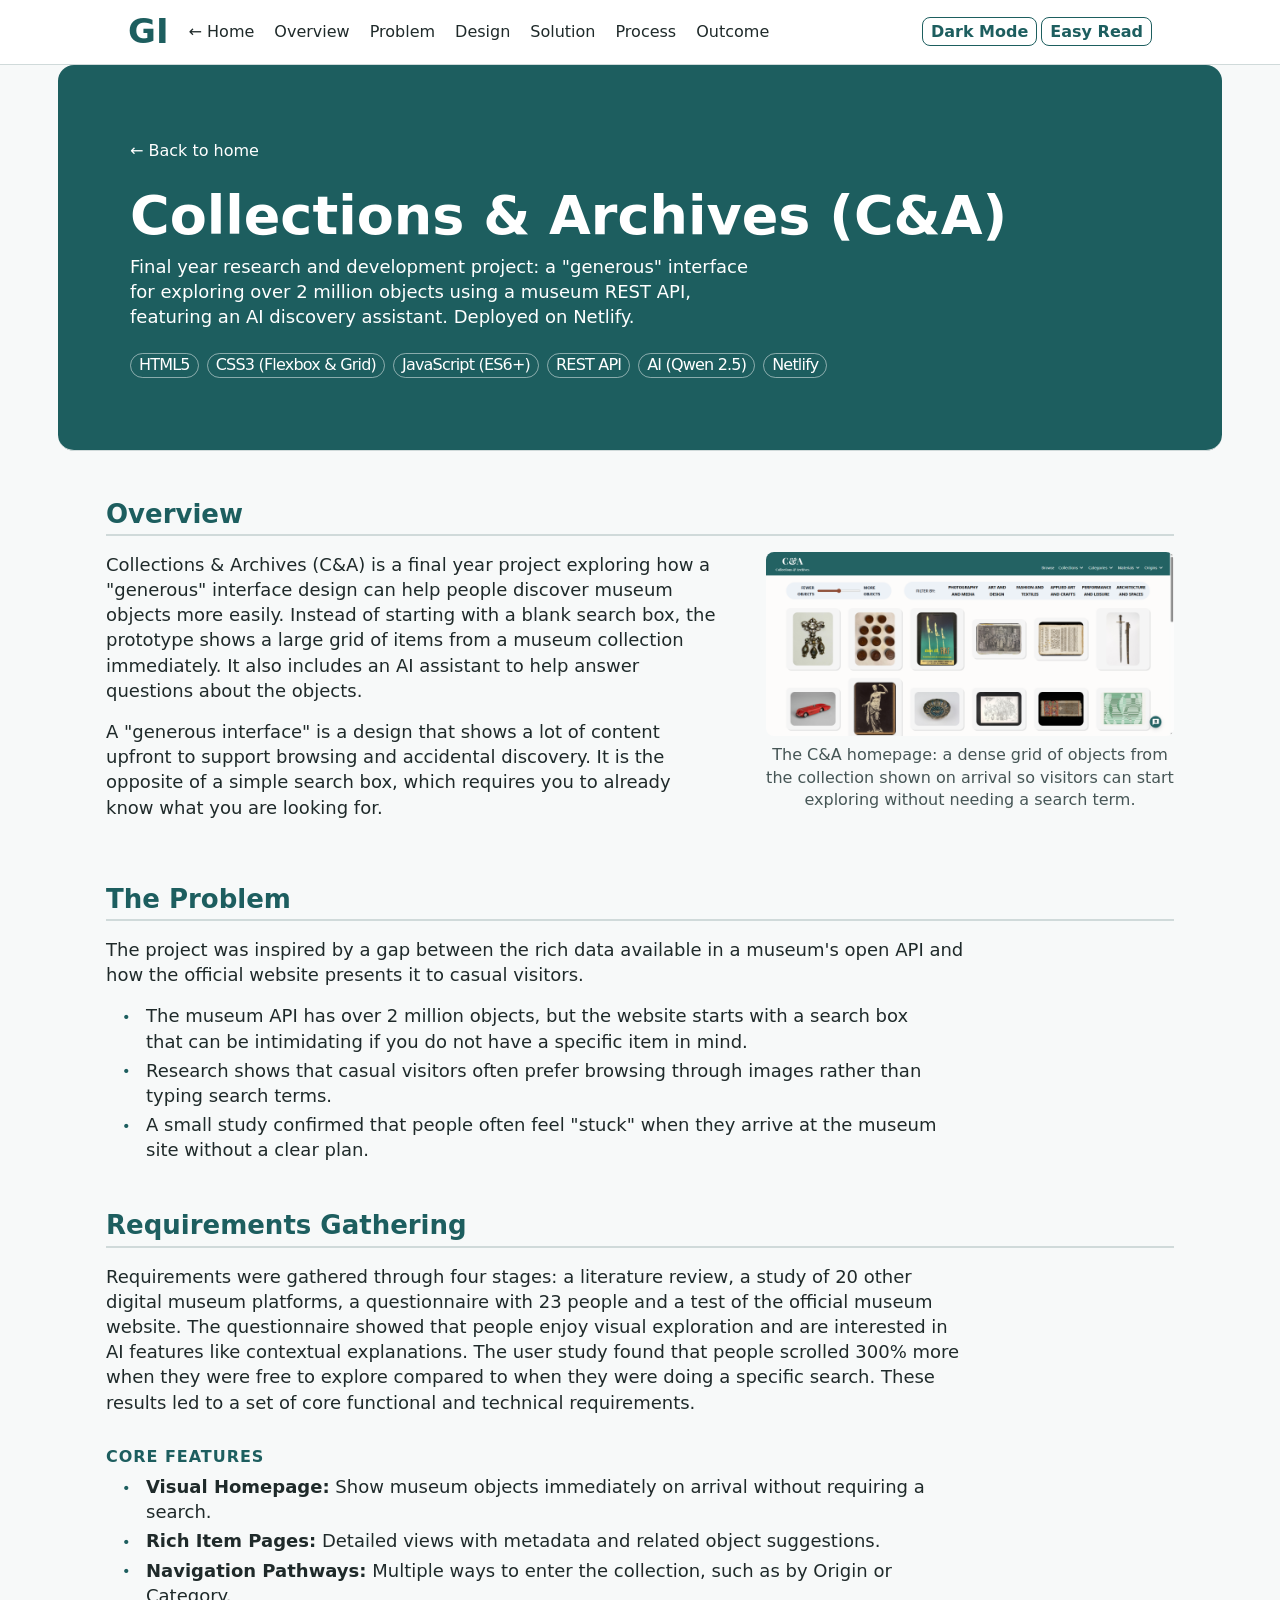
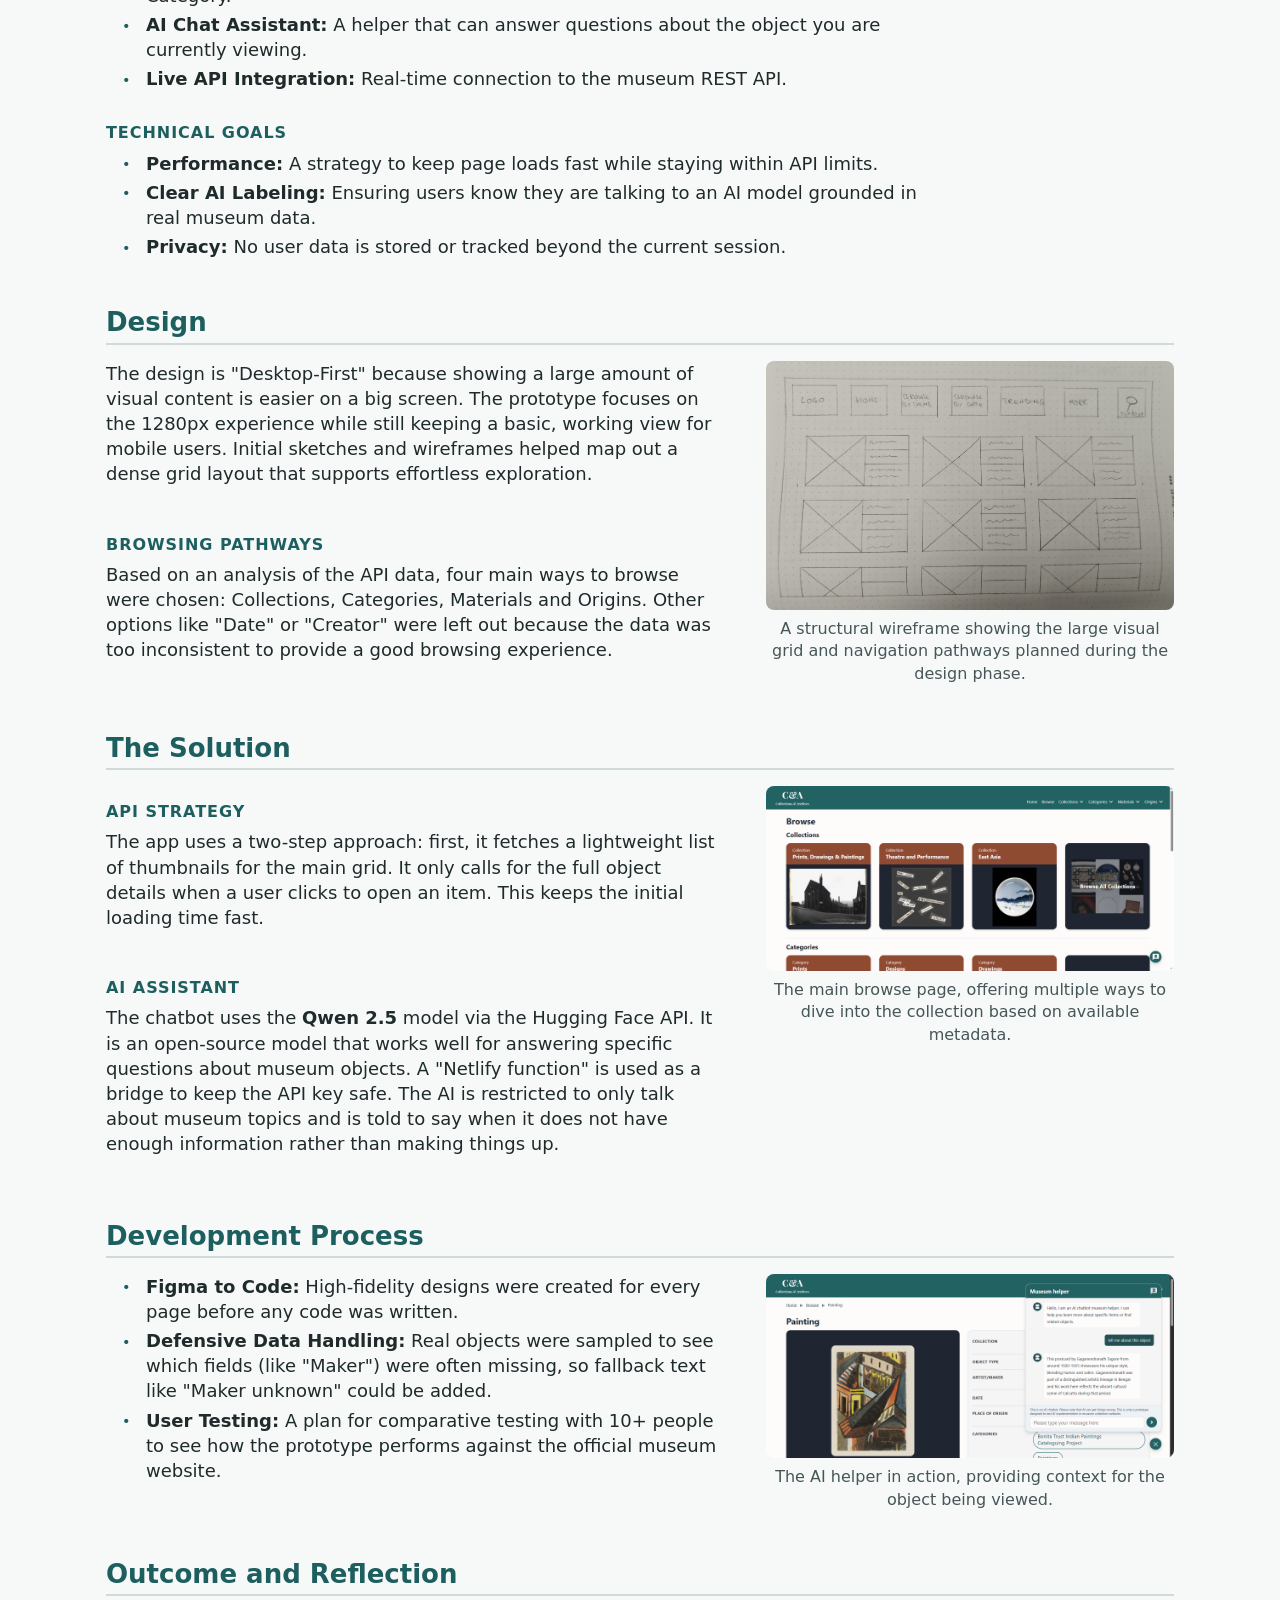
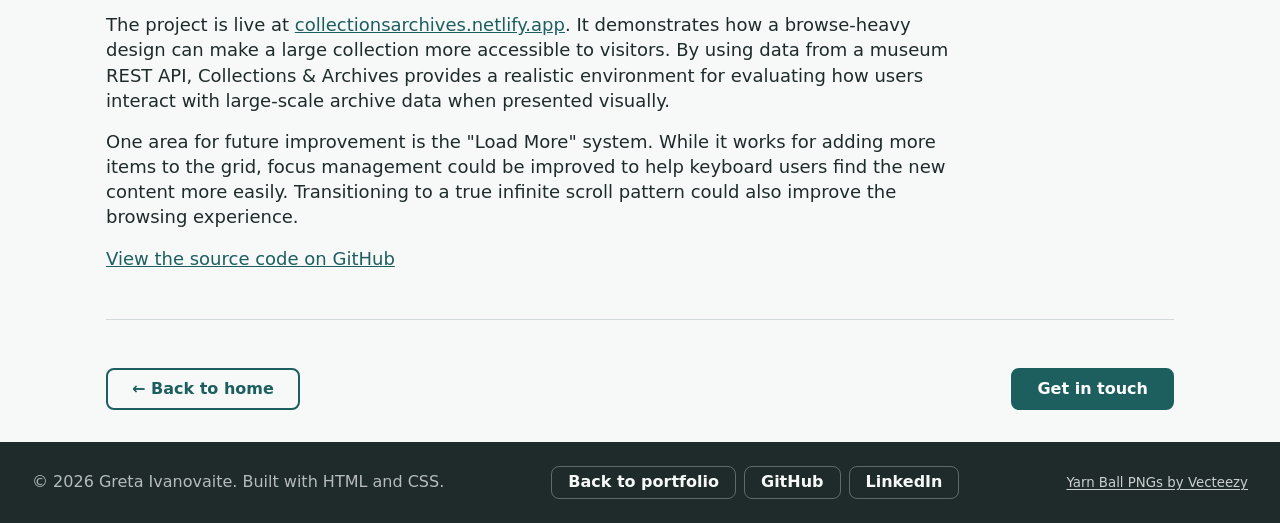
<file: projects/ca-interface.html>
<!DOCTYPE html>
<html lang="en">
<head>
    <meta charset="UTF-8">
    <meta name="viewport" content="width=device-width, initial-scale=1.0">
    <meta name="description" content="Case study: Collections & Archives (C&A), a generous interface using the V&A Collections API with an AI museum helper. Final year research and development project by Greta Ivanovaite.">
    <title>Collections & Archives (C&A), Greta Ivanovaite</title>
    <link rel="stylesheet" href="../css/styles.css">
    <link rel="stylesheet" href="../css/layout.css">
    <link rel="stylesheet" href="../css/case-study.css">
    <script src="../js/toggles.js"></script>
</head>
<body>
    <a class="skip-link" href="#main">Skip to main content</a>
    <header>
        <nav aria-label="Main navigation">
            <a href="../index.html" aria-label="Greta Ivanovaite, back to portfolio">GI</a>
            <ul role="list">
                <li><a href="../index.html#projects">← Home</a></li>
                <li><a href="#overview-heading">Overview</a></li>
                <li><a href="#problem-heading">Problem</a></li>
                <li><a href="#design-heading">Design</a></li>
                <li><a href="#solution-heading">Solution</a></li>
                <li><a href="#process-heading">Process</a></li>
                <li><a href="#outcome-heading">Outcome</a></li>
            </ul>

            <button
                id="btn-dark-mode"
                aria-pressed="false"
                aria-label="Toggle dark mode"
                onclick="darkMode()">
                Dark Mode
            </button>

            <button
                id="btn-easy-read"
                aria-pressed="false"
                aria-label="Toggle easy read mode"
                onclick="accessibilityMode()">
                Easy Read
            </button>
        </nav>
    </header>

    <main id="main">
        <article aria-labelledby="case-study-heading">
            <header>
                <a href="../index.html#projects">← Back to home</a>
                <h1 id="case-study-heading">Collections & Archives (C&A)</h1>
                <p>Final year research and development project: a "generous" interface for exploring over 2 million objects using a museum REST API, featuring an AI discovery assistant. Deployed on Netlify.</p>
                <ul role="list" aria-label="Technologies used">
                    <li>HTML5</li>
                    <li>CSS3 (Flexbox & Grid)</li>
                    <li>JavaScript (ES6+)</li>
                    <li>REST API</li>
                    <li>AI (Qwen 2.5)</li>
                    <li>Netlify</li>
                </ul>
            </header>

            <section aria-labelledby="overview-heading">
                <h2 id="overview-heading">Overview</h2>
                <p>Collections & Archives (C&A) is a final year project exploring how a "generous" interface design can help people discover museum objects more easily. Instead of starting with a blank search box, the prototype shows a large grid of items from a museum collection immediately. It also includes an AI assistant to help answer questions about the objects.</p>
                <p>A "generous interface" is a design that shows a lot of content upfront to support browsing and accidental discovery. It is the opposite of a simple search box, which requires you to already know what you are looking for.</p>
                <figure>
                    <img src="../images/CA_desktop_homepage.png" alt="C&A homepage showing a large grid of museum objects displayed immediately on arrival, with browsing pathway navigation">
                    <figcaption>The C&A homepage: a dense grid of objects from the collection shown on arrival so visitors can start exploring without needing a search term.</figcaption>
                </figure>
            </section>

            <section aria-labelledby="problem-heading">
                <h2 id="problem-heading">The Problem</h2>
                <p>The project was inspired by a gap between the rich data available in a museum's open API and how the official website presents it to casual visitors.</p>
                <ul role="list">
                    <li>The museum API has over 2 million objects, but the website starts with a search box that can be intimidating if you do not have a specific item in mind.</li>
                    <li>Research shows that casual visitors often prefer browsing through images rather than typing search terms.</li>
                    <li>A small study confirmed that people often feel "stuck" when they arrive at the museum site without a clear plan.</li>
                </ul>
            </section>

            <section aria-labelledby="requirements-heading">
                <h2 id="requirements-heading">Requirements Gathering</h2>
                <p>Requirements were gathered through four stages: a literature review, a study of 20 other digital museum platforms, a questionnaire with 23 people and a test of the official museum website. The questionnaire showed that people enjoy visual exploration and are interested in AI features like contextual explanations. The user study found that people scrolled 300% more when they were free to explore compared to when they were doing a specific search. These results led to a set of core functional and technical requirements.</p>

                <h3>Core Features</h3>
                <ul role="list">
                    <li><strong>Visual Homepage:</strong> Show museum objects immediately on arrival without requiring a search.</li>
                    <li><strong>Rich Item Pages:</strong> Detailed views with metadata and related object suggestions.</li>
                    <li><strong>Navigation Pathways:</strong> Multiple ways to enter the collection, such as by Origin or Category.</li>
                    <li><strong>AI Chat Assistant:</strong> A helper that can answer questions about the object you are currently viewing.</li>
                    <li><strong>Live API Integration:</strong> Real-time connection to the museum REST API.</li>
                </ul>

                <h3>Technical Goals</h3>
                <ul role="list">
                    <li><strong>Performance:</strong> A strategy to keep page loads fast while staying within API limits.</li>
                    <li><strong>Clear AI Labeling:</strong> Ensuring users know they are talking to an AI model grounded in real museum data.</li>
                    <li><strong>Privacy:</strong> No user data is stored or tracked beyond the current session.</li>
                </ul>
            </section>

            <section aria-labelledby="design-heading">
                <h2 id="design-heading">Design</h2>
                <p>The design is "Desktop-First" because showing a large amount of visual content is easier on a big screen. The prototype focuses on the 1280px experience while still keeping a basic, working view for mobile users. Initial sketches and wireframes helped map out a dense grid layout that supports effortless exploration.</p>
                <figure>
                    <img src="../images/homepage_desktop.jpg" alt="Hand-drawn structural wireframe of the Collections and Archives desktop homepage, showing a large visual grid layout with navigation and browsing pathways">
                    <figcaption>A structural wireframe showing the large visual grid and navigation pathways planned during the design phase.</figcaption>
                </figure>
                <h3>Browsing Pathways</h3>
                <p>Based on an analysis of the API data, four main ways to browse were chosen: Collections, Categories, Materials and Origins. Other options like "Date" or "Creator" were left out because the data was too inconsistent to provide a good browsing experience.</p>
            </section>

            <section aria-labelledby="solution-heading">
                <h2 id="solution-heading">The Solution</h2>
                <h3>API Strategy</h3>
                <p>The app uses a two-step approach: first, it fetches a lightweight list of thumbnails for the main grid. It only calls for the full object details when a user clicks to open an item. This keeps the initial loading time fast.</p>

                <h3>AI Assistant</h3>
                <p>The chatbot uses the <strong>Qwen 2.5</strong> model via the Hugging Face API. It is an open-source model that works well for answering specific questions about museum objects. A "Netlify function" is used as a bridge to keep the API key safe. The AI is restricted to only talk about museum topics and is told to say when it does not have enough information rather than making things up.</p>
                <figure>
                    <img src="../images/CA_desktop_homepage_browse.png" alt="Collections & Archives browse page showing the four browsing pathways: Collections, Categories, Materials and Origins">
                    <figcaption>The main browse page, offering multiple ways to dive into the collection based on available metadata.</figcaption>
                </figure>
            </section>

            <section aria-labelledby="process-heading">
                <h2 id="process-heading">Development Process</h2>
                <ul role="list">
                    <li><strong>Figma to Code:</strong> High-fidelity designs were created for every page before any code was written.</li>
                    <li><strong>Defensive Data Handling:</strong> Real objects were sampled to see which fields (like "Maker") were often missing, so fallback text like "Maker unknown" could be added.</li>
                    <li><strong>User Testing:</strong> A plan for comparative testing with 10+ people to see how the prototype performs against the official museum website.</li>
                </ul>
                <figure>
                    <img src="../images/CA_desktop_details(with_chatbot).png" alt="Collections & Archives object detail page with the AI chatbot panel open, showing a conversation about a Gaganendranath Tagore postcard from 1920 to 1925">
                    <figcaption>The AI helper in action, providing context for the object being viewed.</figcaption>
                </figure>
            </section>

            <section aria-labelledby="outcome-heading">
                <h2 id="outcome-heading">Outcome and Reflection</h2>
                <p>The project is live at <a href="https://collectionsarchives.netlify.app/" target="_blank" rel="noopener noreferrer">collectionsarchives.netlify.app</a>. It demonstrates how a browse-heavy design can make a large collection more accessible to visitors. By using data from a museum REST API, Collections & Archives provides a realistic environment for evaluating how users interact with large-scale archive data when presented visually.</p>
                <p>One area for future improvement is the "Load More" system. While it works for adding more items to the grid, focus management could be improved to help keyboard users find the new content more easily. Transitioning to a true infinite scroll pattern could also improve the browsing experience.</p>
                <p><a href="https://github.com/GretaIvanovaite/V-A_Museum_Collections_API_build" target="_blank" rel="noopener noreferrer">View the source code on GitHub</a></p>
            </section>

            <footer>
                <a href="../index.html#projects">← Back to home</a>
                <a href="../index.html#contact">Get in touch</a>
            </footer>
        </article>
    </main>

    <footer>
        <p>&copy; 2026 Greta Ivanovaite. Built with HTML and CSS.</p>
        <nav aria-label="Footer navigation">
            <a href="../index.html">Back to portfolio</a>
            <a href="https://github.com/GretaIvanovaite" target="_blank" rel="noopener noreferrer" aria-label="Greta's GitHub profile (opens in new tab)">GitHub</a>
            <a href="https://linkedin.com/in/greta-ivanovaite" target="_blank" rel="noopener noreferrer" aria-label="Greta's LinkedIn profile (opens in new tab)">LinkedIn</a>
        </nav>
        <p><small><a href="https://www.vecteezy.com/free-png/yarn-ball" target="_blank" rel="noopener noreferrer">Yarn Ball PNGs by Vecteezy</a></small></p>
    </footer>
</body>
</html>
</file>
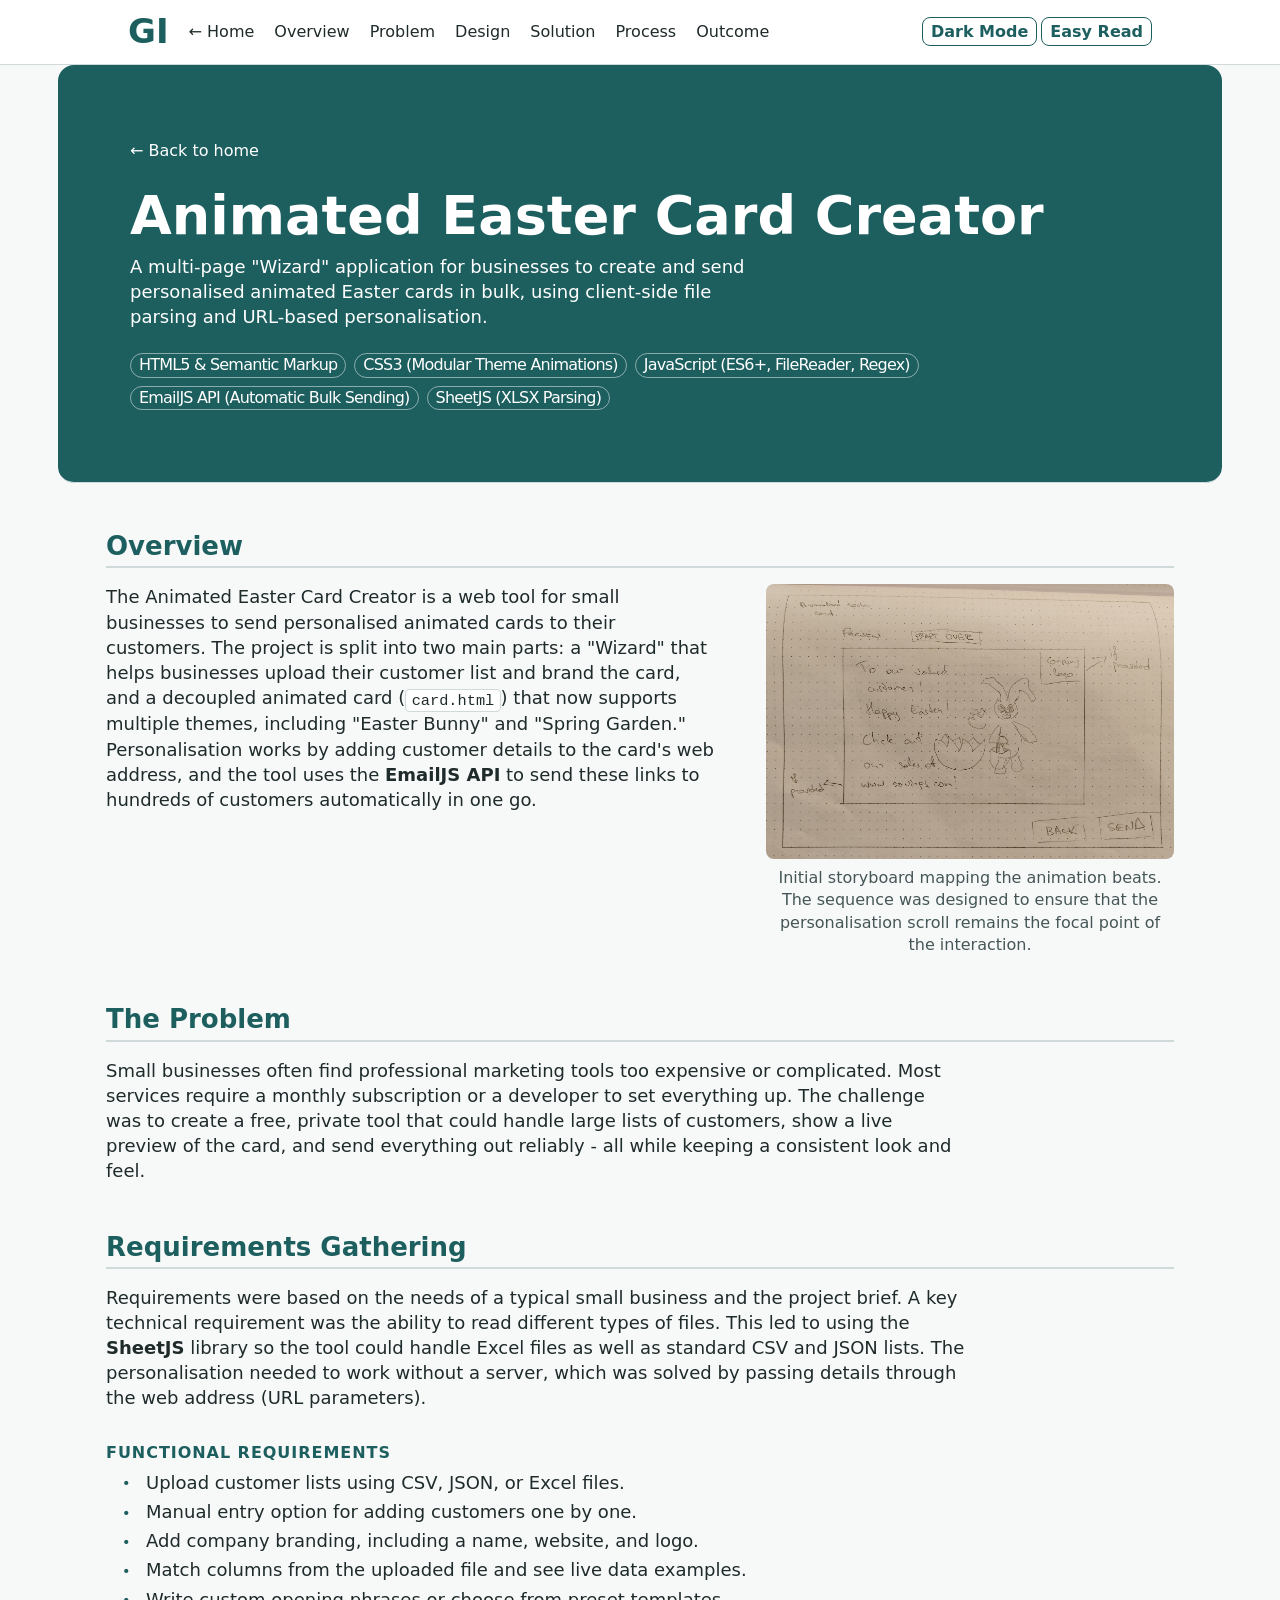
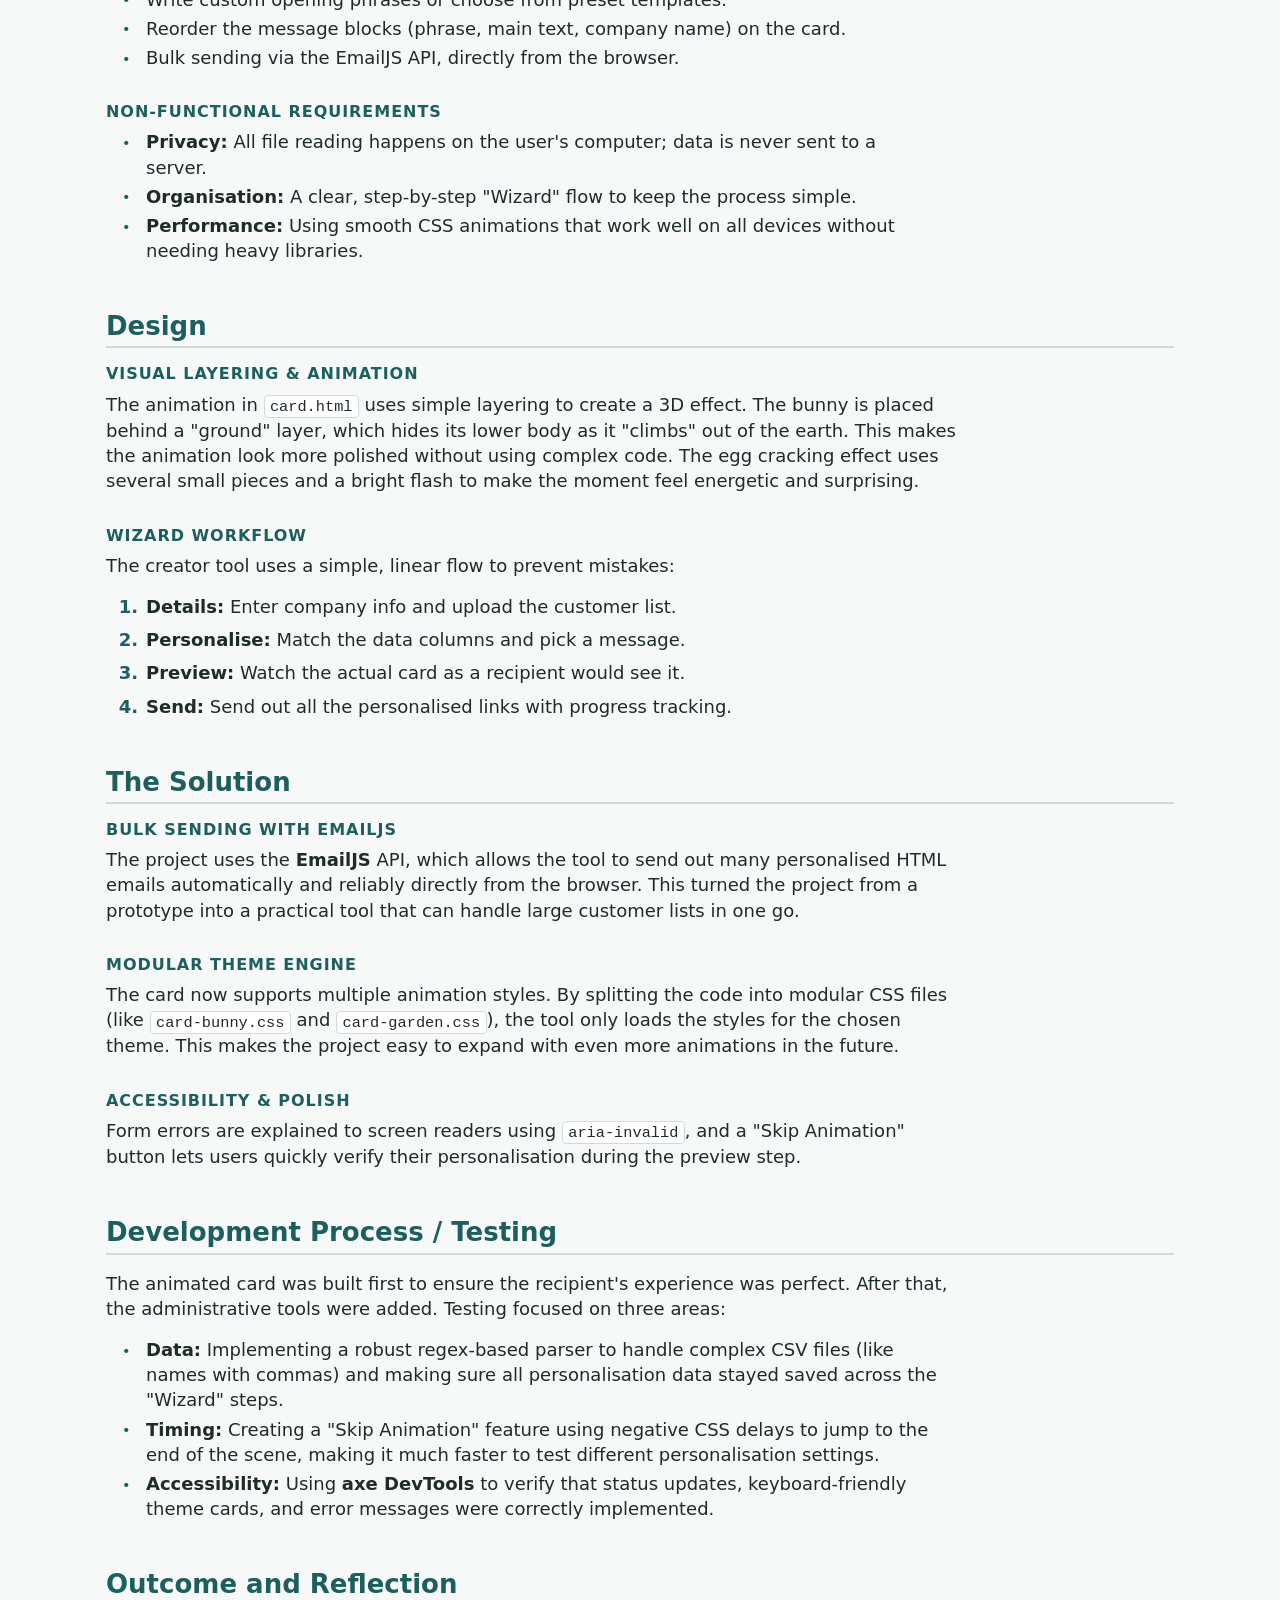
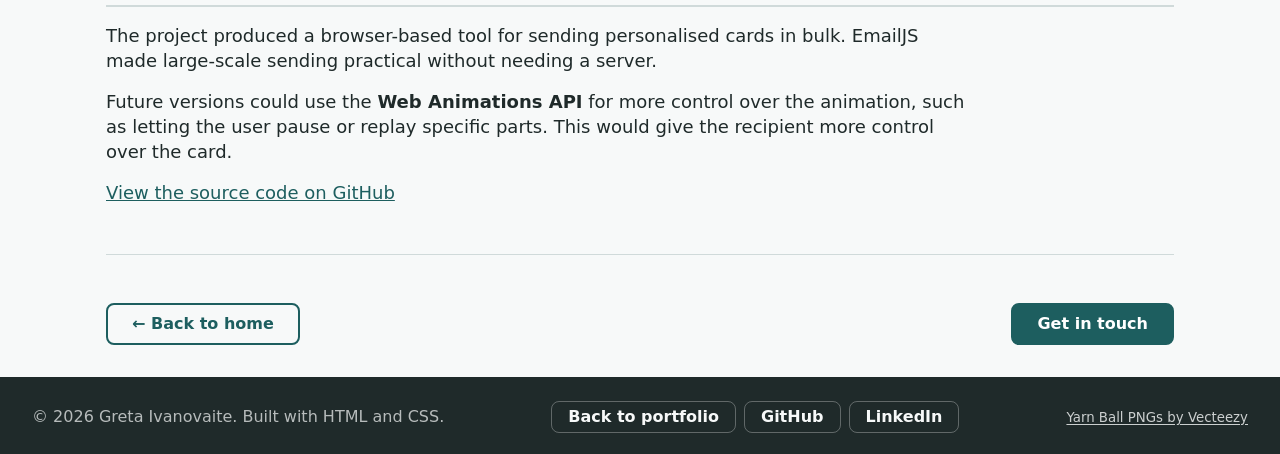
<file: projects/easter-card.html>
<!DOCTYPE html>
<html lang="en">
<head>
    <meta charset="UTF-8">
    <meta name="viewport" content="width=device-width, initial-scale=1.0">
    <meta name="description" content="Case study: Animated Easter Card Creator, a multi-step web application for personalised animated card sending. Built by Greta Ivanovaite.">
    <title>Animated Easter Card Creator, Greta Ivanovaite</title>
    <link rel="stylesheet" href="../css/styles.css">
    <link rel="stylesheet" href="../css/layout.css">
    <link rel="stylesheet" href="../css/case-study.css">
    <script src="../js/toggles.js"></script>
</head>
<body>
    <a class="skip-link" href="#main">Skip to main content</a>
    <header>
        <nav aria-label="Main navigation">
            <a href="../index.html" aria-label="Greta Ivanovaite, back to portfolio">GI</a>
            <ul role="list">
                <li><a href="../index.html#projects">← Home</a></li>
                <li><a href="#overview-heading">Overview</a></li>
                <li><a href="#problem-heading">Problem</a></li>
                <li><a href="#design-heading">Design</a></li>
                <li><a href="#solution-heading">Solution</a></li>
                <li><a href="#process-heading">Process</a></li>
                <li><a href="#outcome-heading">Outcome</a></li>
            </ul>

            <button
                id="btn-dark-mode"
                aria-pressed="false"
                aria-label="Toggle dark mode"
                onclick="darkMode()">
                Dark Mode
            </button>

            <button
                id="btn-easy-read"
                aria-pressed="false"
                aria-label="Toggle easy read mode"
                onclick="accessibilityMode()">
                Easy Read
            </button>
        </nav>
    </header>

    <main id="main">
        <article aria-labelledby="case-study-heading">
            <header>
                <a href="../index.html#projects">← Back to home</a>
                <h1 id="case-study-heading">Animated Easter Card Creator</h1>
                <p>A multi-page "Wizard" application for businesses to create and send personalised animated Easter cards in bulk, using client-side file parsing and URL-based personalisation.</p>
                <ul role="list" aria-label="Technologies used">
                    <li>HTML5 & Semantic Markup</li>
                    <li>CSS3 (Modular Theme Animations)</li>
                    <li>JavaScript (ES6+, FileReader, Regex)</li>
                    <li>EmailJS API (Automatic Bulk Sending)</li>
                    <li>SheetJS (XLSX Parsing)</li>
                </ul>
            </header>

            <section aria-labelledby="overview-heading">
                <h2 id="overview-heading">Overview</h2>
                <p>The Animated Easter Card Creator is a web tool for small businesses to send personalised animated cards to their customers. The project is split into two main parts: a "Wizard" that helps businesses upload their customer list and brand the card, and a decoupled animated card (<code>card.html</code>) that now supports multiple themes, including "Easter Bunny" and "Spring Garden." Personalisation works by adding customer details to the card's web address, and the tool uses the <strong>EmailJS API</strong> to send these links to hundreds of customers automatically in one go.</p>
                <figure>
                    <img src="../images/EasterCard_preview_sketch.jpg" alt="Hand-drawn concept sketch of the animated Easter card showing the egg, bunny and scroll sequence">
                    <figcaption>Initial storyboard mapping the animation beats. The sequence was designed to ensure that the personalisation scroll remains the focal point of the interaction.</figcaption>
                </figure>
            </section>

            <section aria-labelledby="problem-heading">
                <h2 id="problem-heading">The Problem</h2>
                <p>Small businesses often find professional marketing tools too expensive or complicated. Most services require a monthly subscription or a developer to set everything up. The challenge was to create a free, private tool that could handle large lists of customers, show a live preview of the card, and send everything out reliably - all while keeping a consistent look and feel.</p>
            </section>

            <section aria-labelledby="requirements-heading">
                <h2 id="requirements-heading">Requirements Gathering</h2>
                <p>Requirements were based on the needs of a typical small business and the project brief. A key technical requirement was the ability to read different types of files. This led to using the <strong>SheetJS</strong> library so the tool could handle Excel files as well as standard CSV and JSON lists. The personalisation needed to work without a server, which was solved by passing details through the web address (URL parameters).</p>
                <h3>Functional Requirements</h3>
                <ul role="list">
                    <li>Upload customer lists using CSV, JSON, or Excel files.</li>
                    <li>Manual entry option for adding customers one by one.</li>
                    <li>Add company branding, including a name, website, and logo.</li>
                    <li>Match columns from the uploaded file and see live data examples.</li>
                    <li>Write custom opening phrases or choose from preset templates.</li>
                    <li>Reorder the message blocks (phrase, main text, company name) on the card.</li>
                    <li>Bulk sending via the EmailJS API, directly from the browser.</li>
                </ul>
                <h3>Non-functional Requirements</h3>
                <ul role="list">
                    <li><strong>Privacy:</strong> All file reading happens on the user's computer; data is never sent to a server.</li>
                    <li><strong>Organisation:</strong> A clear, step-by-step "Wizard" flow to keep the process simple.</li>
                    <li><strong>Performance:</strong> Using smooth CSS animations that work well on all devices without needing heavy libraries.</li>
                </ul>
            </section>

            <section aria-labelledby="design-heading">
                <h2 id="design-heading">Design</h2>
                <h3>Visual Layering & Animation</h3>
                <p>The animation in <code>card.html</code> uses simple layering to create a 3D effect. The bunny is placed behind a "ground" layer, which hides its lower body as it "climbs" out of the earth. This makes the animation look more polished without using complex code. The egg cracking effect uses several small pieces and a bright flash to make the moment feel energetic and surprising.</p>

                <h3>Wizard Workflow</h3>
                <p>The creator tool uses a simple, linear flow to prevent mistakes:</p>
                <ol role="list">
                    <li><strong>Details:</strong> Enter company info and upload the customer list.</li>
                    <li><strong>Personalise:</strong> Match the data columns and pick a message.</li>
                    <li><strong>Preview:</strong> Watch the actual card as a recipient would see it.</li>
                    <li><strong>Send:</strong> Send out all the personalised links with progress tracking.</li>
                </ol>
            </section>

            <section aria-labelledby="solution-heading">
                <h2 id="solution-heading">The Solution</h2>
                <h3>Bulk Sending with EmailJS</h3>
                <p>The project uses the <strong>EmailJS</strong> API, which allows the tool to send out many personalised HTML emails automatically and reliably directly from the browser. This turned the project from a prototype into a practical tool that can handle large customer lists in one go.</p>

                <h3>Modular Theme Engine</h3>
                <p>The card now supports multiple animation styles. By splitting the code into modular CSS files (like <code>card-bunny.css</code> and <code>card-garden.css</code>), the tool only loads the styles for the chosen theme. This makes the project easy to expand with even more animations in the future.</p>

                <h3>Accessibility & Polish</h3>
                <p>Form errors are explained to screen readers using <code>aria-invalid</code>, and a "Skip Animation" button lets users quickly verify their personalisation during the preview step.</p>
            </section>

            <section aria-labelledby="process-heading">
                <h2 id="process-heading">Development Process / Testing</h2>
                <p>The animated card was built first to ensure the recipient's experience was perfect. After that, the administrative tools were added. Testing focused on three areas:</p>
                <ul role="list">
                    <li><strong>Data:</strong> Implementing a robust regex-based parser to handle complex CSV files (like names with commas) and making sure all personalisation data stayed saved across the "Wizard" steps.</li>
                    <li><strong>Timing:</strong> Creating a "Skip Animation" feature using negative CSS delays to jump to the end of the scene, making it much faster to test different personalisation settings.</li>
                    <li><strong>Accessibility:</strong> Using <strong>axe DevTools</strong> to verify that status updates, keyboard-friendly theme cards, and error messages were correctly implemented.</li>
                </ul>
            </section>

            <section aria-labelledby="outcome-heading">
                <h2 id="outcome-heading">Outcome and Reflection</h2>
                <p>The project produced a browser-based tool for sending personalised cards in bulk. EmailJS made large-scale sending practical without needing a server.</p>
                <p>Future versions could use the <strong>Web Animations API</strong> for more control over the animation, such as letting the user pause or replay specific parts. This would give the recipient more control over the card.</p>
                <p><a href="https://github.com/GretaIvanovaite/AnimatedEasterCard" target="_blank" rel="noopener noreferrer">View the source code on GitHub</a></p>
            </section>

            <footer>
                <a href="../index.html#projects">← Back to home</a>
                <a href="../index.html#contact">Get in touch</a>
            </footer>
        </article>
    </main>

    <footer>
        <p>&copy; 2026 Greta Ivanovaite. Built with HTML and CSS.</p>
        <nav aria-label="Footer navigation">
            <a href="../index.html">Back to portfolio</a>
            <a href="https://github.com/GretaIvanovaite" target="_blank" rel="noopener noreferrer" aria-label="Greta's GitHub profile (opens in new tab)">GitHub</a>
            <a href="https://linkedin.com/in/greta-ivanovaite" target="_blank" rel="noopener noreferrer" aria-label="Greta's LinkedIn profile (opens in new tab)">LinkedIn</a>
        </nav>
        <p><small><a href="https://www.vecteezy.com/free-png/yarn-ball" target="_blank" rel="noopener noreferrer">Yarn Ball PNGs by Vecteezy</a></small></p>
    </footer>
</body>
</html>
</file>
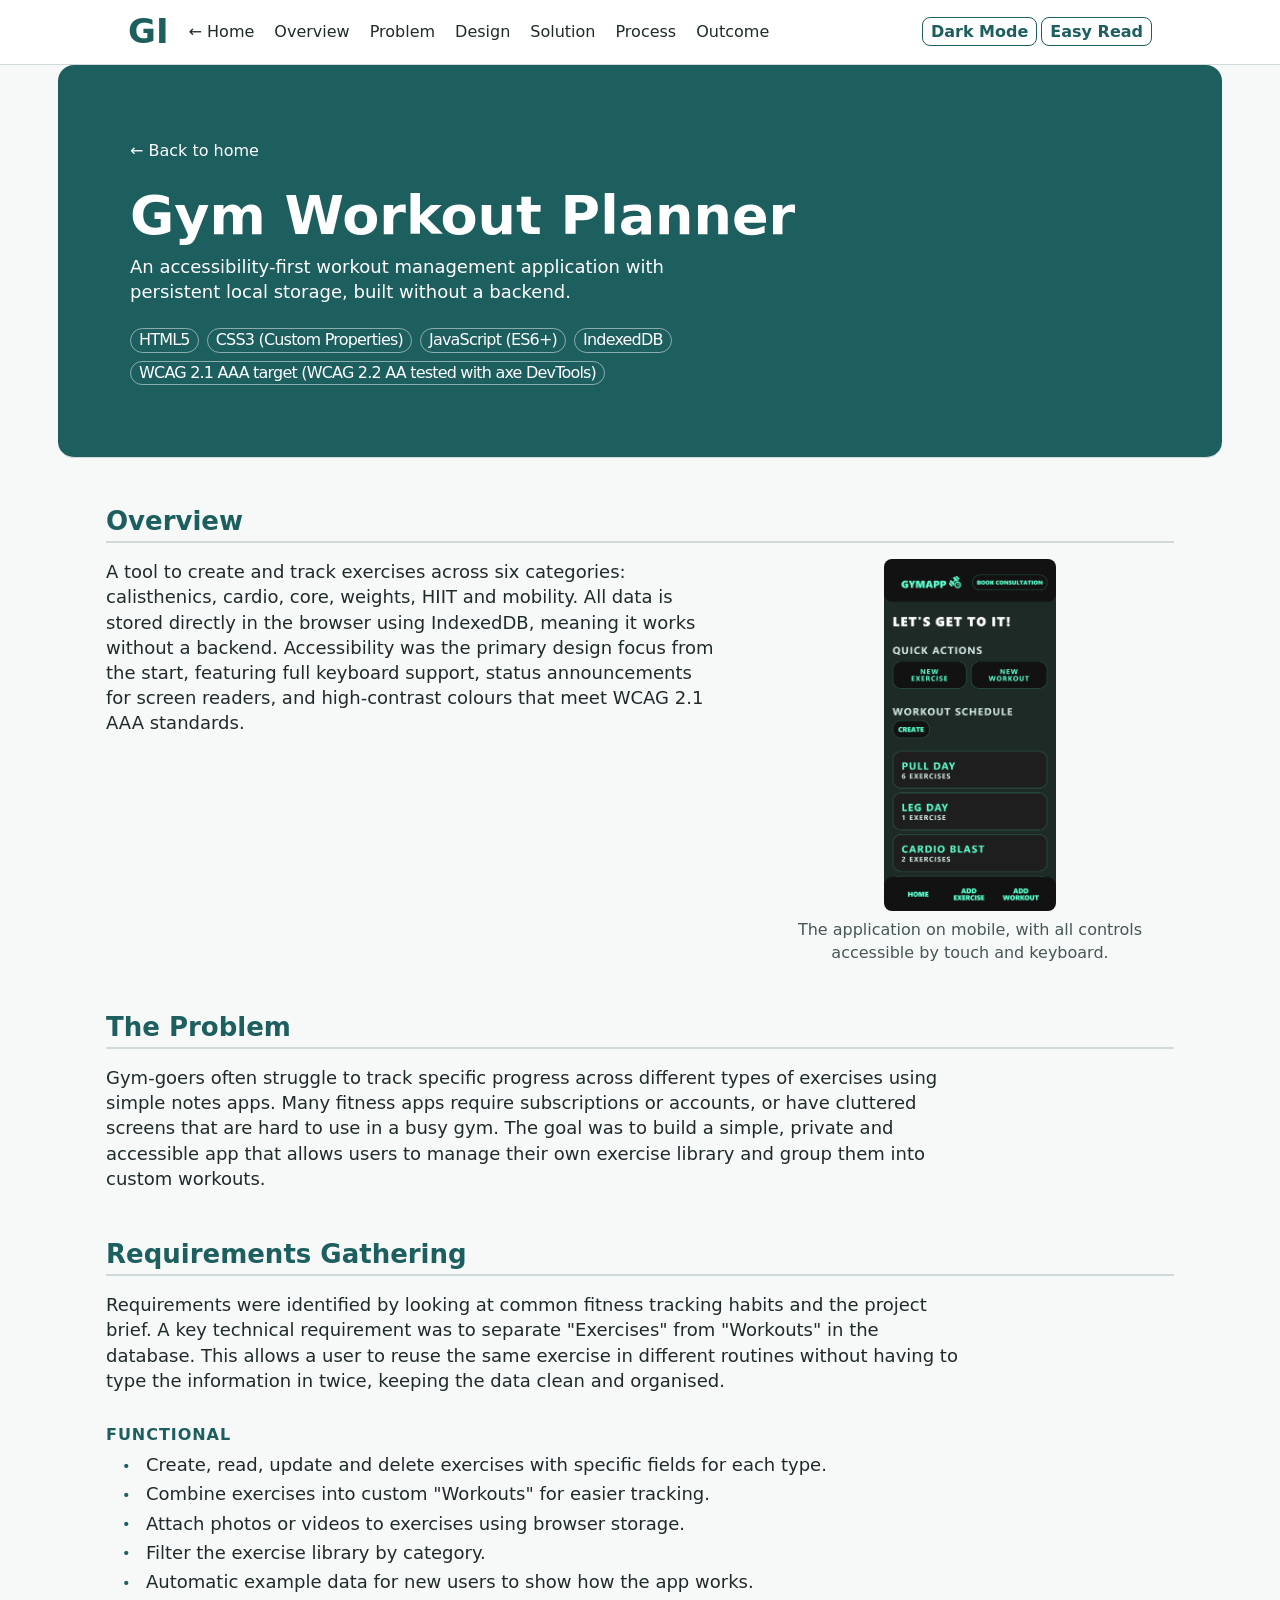
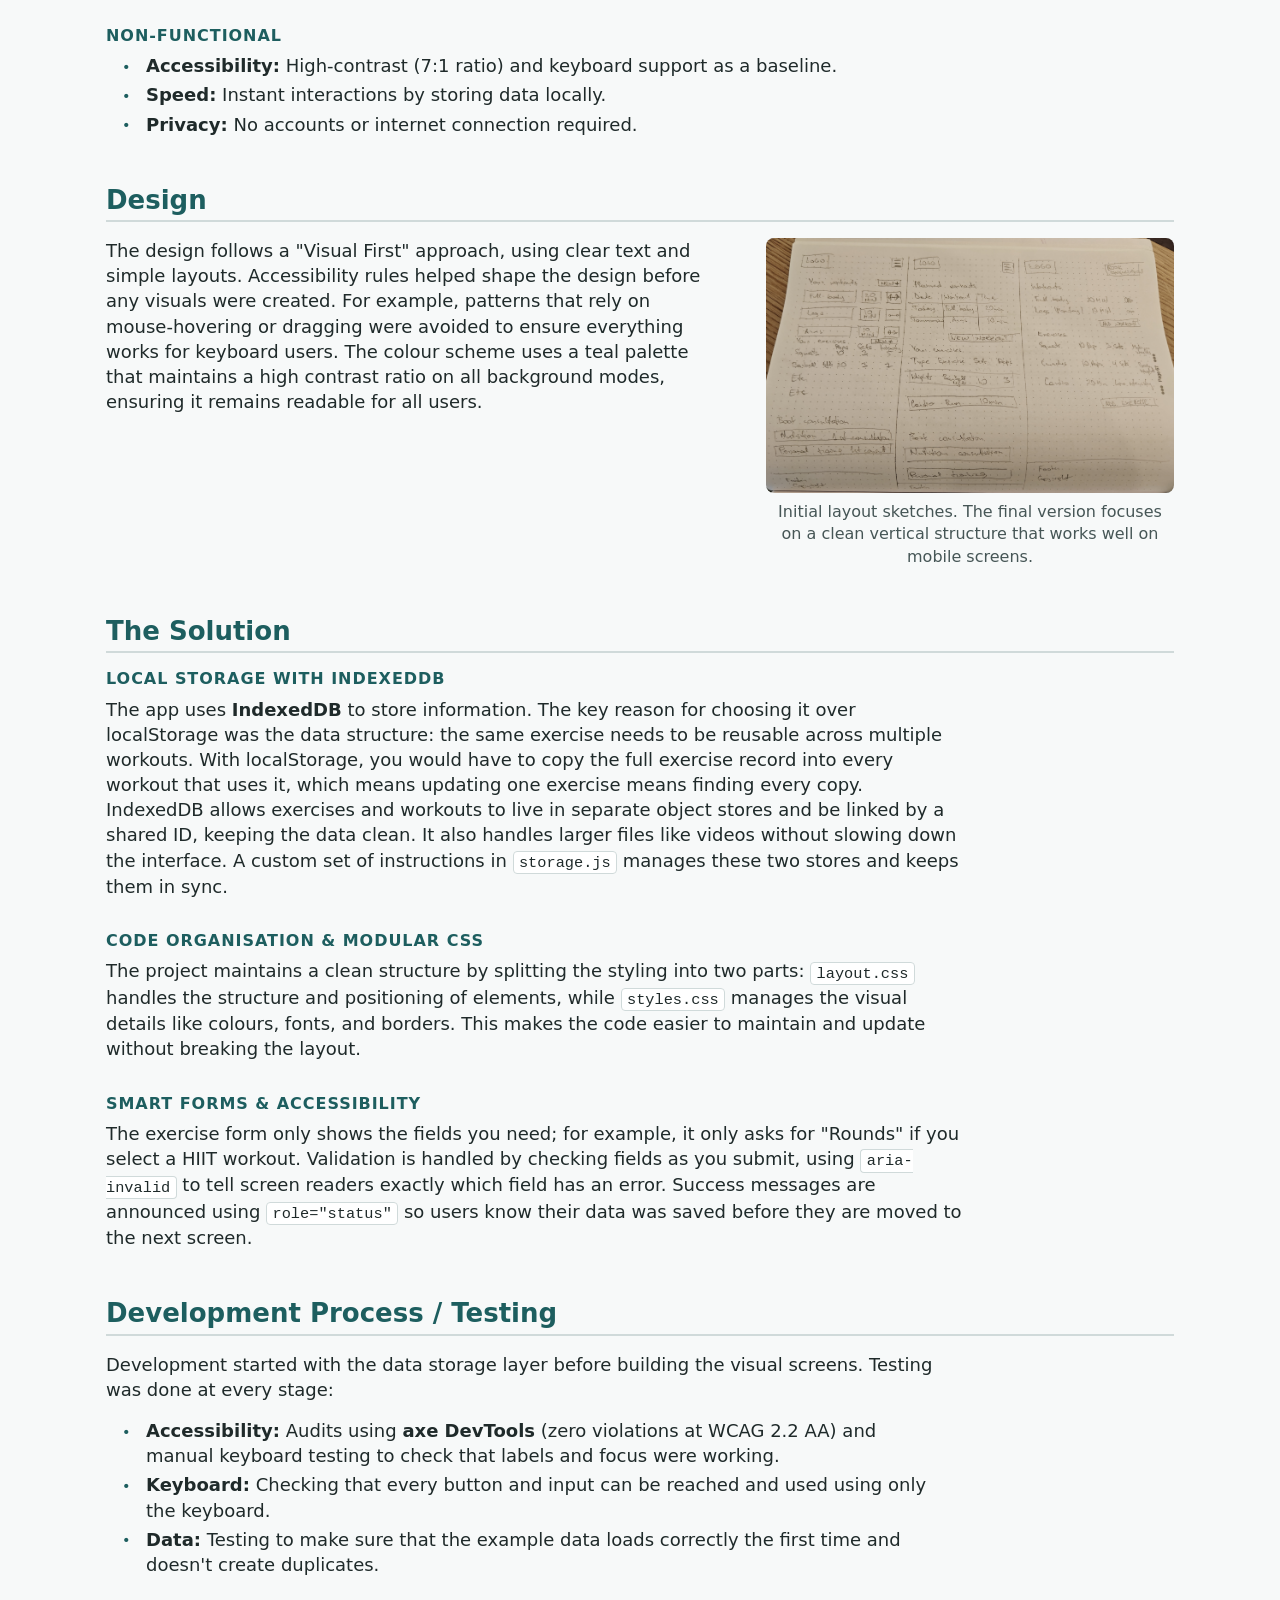
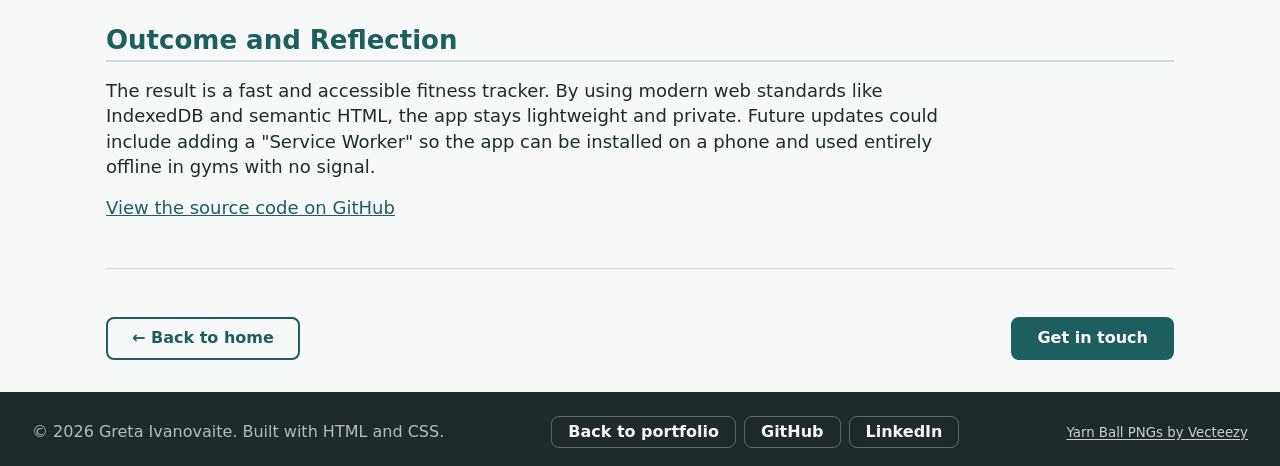
<file: projects/gym-app.html>
<!DOCTYPE html>
<html lang="en">
<head>
    <meta charset="UTF-8">
    <meta name="viewport" content="width=device-width, initial-scale=1.0">
    <meta name="description" content="Case study: Gym Workout Planner, an accessibility-first workout management application built with IndexedDB. Built by Greta Ivanovaite.">
    <title>Gym Workout Planner, Greta Ivanovaite</title>
    <link rel="stylesheet" href="../css/styles.css">
    <link rel="stylesheet" href="../css/layout.css">
    <link rel="stylesheet" href="../css/case-study.css">
    <script src="../js/toggles.js"></script>
</head>
<body>
    <a class="skip-link" href="#main">Skip to main content</a>
    <header>
        <nav aria-label="Main navigation">
            <a href="../index.html" aria-label="Greta Ivanovaite, back to portfolio">GI</a>
            <ul role="list">
                <li><a href="../index.html#projects">← Home</a></li>
                <li><a href="#overview-heading">Overview</a></li>
                <li><a href="#problem-heading">Problem</a></li>
                <li><a href="#design-heading">Design</a></li>
                <li><a href="#solution-heading">Solution</a></li>
                <li><a href="#process-heading">Process</a></li>
                <li><a href="#outcome-heading">Outcome</a></li>
            </ul>

            <button
                id="btn-dark-mode"
                aria-pressed="false"
                aria-label="Toggle dark mode"
                onclick="darkMode()">
                Dark Mode
            </button>

            <button
                id="btn-easy-read"
                aria-pressed="false"
                aria-label="Toggle easy read mode"
                onclick="accessibilityMode()">
                Easy Read
            </button>
        </nav>
    </header>

    <main id="main">
        <article aria-labelledby="case-study-heading">
            <header>
                <a href="../index.html#projects">← Back to home</a>
                <h1 id="case-study-heading">Gym Workout Planner</h1>
                <p>An accessibility-first workout management application with persistent local storage, built without a backend.</p>
                <ul role="list" aria-label="Technologies used">
                    <li>HTML5</li>
                    <li>CSS3 (Custom Properties)</li>
                    <li>JavaScript (ES6+)</li>
                    <li>IndexedDB</li>
                    <li>WCAG 2.1 AAA target (WCAG 2.2 AA tested with axe DevTools)</li>
                </ul>
            </header>

            <section aria-labelledby="overview-heading">
                <h2 id="overview-heading">Overview</h2>
                <p>A tool to create and track exercises across six categories: calisthenics, cardio, core, weights, HIIT and mobility. All data is stored directly in the browser using IndexedDB, meaning it works without a backend. Accessibility was the primary design focus from the start, featuring full keyboard support, status announcements for screen readers, and high-contrast colours that meet WCAG 2.1 AAA standards.</p>
                <figure>
                    <img src="../images/GymApp_mob.png" alt="Gym Workout Planner on a mobile viewport showing the exercise list with category filters and navigation controls">
                    <figcaption>The application on mobile, with all controls accessible by touch and keyboard.</figcaption>
                </figure>
            </section>

            <section aria-labelledby="problem-heading">
                <h2 id="problem-heading">The Problem</h2>
                <p>Gym-goers often struggle to track specific progress across different types of exercises using simple notes apps. Many fitness apps require subscriptions or accounts, or have cluttered screens that are hard to use in a busy gym. The goal was to build a simple, private and accessible app that allows users to manage their own exercise library and group them into custom workouts.</p>
            </section>

            <section aria-labelledby="requirements-heading">
                <h2 id="requirements-heading">Requirements Gathering</h2>
                <p>Requirements were identified by looking at common fitness tracking habits and the project brief. A key technical requirement was to separate "Exercises" from "Workouts" in the database. This allows a user to reuse the same exercise in different routines without having to type the information in twice, keeping the data clean and organised.</p>
                <h3>Functional</h3>
                <ul role="list">
                    <li>Create, read, update and delete exercises with specific fields for each type.</li>
                    <li>Combine exercises into custom "Workouts" for easier tracking.</li>
                    <li>Attach photos or videos to exercises using browser storage.</li>
                    <li>Filter the exercise library by category.</li>
                    <li>Automatic example data for new users to show how the app works.</li>
                </ul>
                <h3>Non-functional</h3>
                <ul role="list">
                    <li><strong>Accessibility:</strong> High-contrast (7:1 ratio) and keyboard support as a baseline.</li>
                    <li><strong>Speed:</strong> Instant interactions by storing data locally.</li>
                    <li><strong>Privacy:</strong> No accounts or internet connection required.</li>
                </ul>
            </section>

            <section aria-labelledby="design-heading">
                <h2 id="design-heading">Design</h2>
                <p>The design follows a "Visual First" approach, using clear text and simple layouts. Accessibility rules helped shape the design before any visuals were created. For example, patterns that rely on mouse-hovering or dragging were avoided to ensure everything works for keyboard users. The colour scheme uses a teal palette that maintains a high contrast ratio on all background modes, ensuring it remains readable for all users.</p>
                <figure>
                    <img src="../images/GymApp_3layouts_sketch.jpg" alt="Hand-drawn planning sketch showing three layout options considered for the Gym Workout Planner interface">
                    <figcaption>Initial layout sketches. The final version focuses on a clean vertical structure that works well on mobile screens.</figcaption>
                </figure>
            </section>

            <section aria-labelledby="solution-heading">
                <h2 id="solution-heading">The Solution</h2>
                <h3>Local Storage with IndexedDB</h3>
                <p>The app uses <strong>IndexedDB</strong> to store information. The key reason for choosing it over localStorage was the data structure: the same exercise needs to be reusable across multiple workouts. With localStorage, you would have to copy the full exercise record into every workout that uses it, which means updating one exercise means finding every copy. IndexedDB allows exercises and workouts to live in separate object stores and be linked by a shared ID, keeping the data clean. It also handles larger files like videos without slowing down the interface. A custom set of instructions in <code>storage.js</code> manages these two stores and keeps them in sync.</p>

                <h3>Code Organisation & Modular CSS</h3>
                <p>The project maintains a clean structure by splitting the styling into two parts: <code>layout.css</code> handles the structure and positioning of elements, while <code>styles.css</code> manages the visual details like colours, fonts, and borders. This makes the code easier to maintain and update without breaking the layout.</p>

                <h3>Smart Forms & Accessibility</h3>
                <p>The exercise form only shows the fields you need; for example, it only asks for "Rounds" if you select a HIIT workout. Validation is handled by checking fields as you submit, using <code>aria-invalid</code> to tell screen readers exactly which field has an error. Success messages are announced using <code>role="status"</code> so users know their data was saved before they are moved to the next screen.</p>
            </section>

            <section aria-labelledby="process-heading">
                <h2 id="process-heading">Development Process / Testing</h2>
                <p>Development started with the data storage layer before building the visual screens. Testing was done at every stage:</p>
                <ul role="list">
                    <li><strong>Accessibility:</strong> Audits using <strong>axe DevTools</strong> (zero violations at WCAG 2.2 AA) and manual keyboard testing to check that labels and focus were working.</li>
                    <li><strong>Keyboard:</strong> Checking that every button and input can be reached and used using only the keyboard.</li>
                    <li><strong>Data:</strong> Testing to make sure that the example data loads correctly the first time and doesn't create duplicates.</li>
                </ul>
            </section>

            <section aria-labelledby="outcome-heading">
                <h2 id="outcome-heading">Outcome and Reflection</h2>
                <p>The result is a fast and accessible fitness tracker. By using modern web standards like IndexedDB and semantic HTML, the app stays lightweight and private. Future updates could include adding a "Service Worker" so the app can be installed on a phone and used entirely offline in gyms with no signal.</p>
                <p><a href="https://github.com/GretaIvanovaite/GymApp" target="_blank" rel="noopener noreferrer">View the source code on GitHub</a></p>
            </section>

            <footer>
                <a href="../index.html#projects">← Back to home</a>
                <a href="../index.html#contact">Get in touch</a>
            </footer>
        </article>
    </main>

    <footer>
        <p>&copy; 2026 Greta Ivanovaite. Built with HTML and CSS.</p>
        <nav aria-label="Footer navigation">
            <a href="../index.html">Back to portfolio</a>
            <a href="https://github.com/GretaIvanovaite" target="_blank" rel="noopener noreferrer" aria-label="Greta's GitHub profile (opens in new tab)">GitHub</a>
            <a href="https://linkedin.com/in/greta-ivanovaite" target="_blank" rel="noopener noreferrer" aria-label="Greta's LinkedIn profile (opens in new tab)">LinkedIn</a>
        </nav>
        <p><small><a href="https://www.vecteezy.com/free-png/yarn-ball" target="_blank" rel="noopener noreferrer">Yarn Ball PNGs by Vecteezy</a></small></p>
    </footer>
</body>
</html>
</file>
<file: css/styles.css>
:root {
    --color-primary: #1d5e5f;
    --color-primary-light: #4A8A8A;
    --color-cream: #F7F9F9;
    --color-charcoal: #1F2A2A;
    --color-beige: #E8D8C3;
    --color-rose: #D6A5A5;
    --color-sage: #A8C3A0;
    --color-accent: #D35400;

    --color-bg: var(--color-cream);
    --color-text: var(--color-charcoal);
    --color-text-muted: #465656;
    --color-border: #D0DADA;
    --color-surface: #FFFFFF;

    --font-family: system-ui, -apple-system, BlinkMacSystemFont,
                   'Segoe UI', Roboto, Oxygen, Ubuntu,
                   Cantarell, sans-serif;
    --font-size-xs: 0.75rem;
    --font-size-sm: 1rem;
    --font-size-base: 1.125rem;
    --font-size-lg: 1.25rem;
    --font-size-xl: 1.625rem;
    --font-size-2xl: 2.125rem;
    --font-size-3xl: 2.625rem;
    --font-size-4xl: 3.375rem;
    --line-height-base: 1.4;
    --line-height-heading: 1.2;
    --font-weight-normal: 400;
    --font-weight-medium: 600;
    --font-weight-bold: 800;

    --smaller-letter-spacing: -0.05rem;

    --space-xs: 0.25rem;
    --space-sm: 0.5rem;
    --space-md: 1rem;
    --space-lg: 1.5rem;
    --space-xl: 2rem;
    --space-2xl: 3rem;
    --space-3xl: 4.5rem;
    --space-4xl: 6rem;

    --max-width: 1200px;
    --border-radius-sm: 4px;
    --border-radius-md: 8px;
    --border-radius-lg: 16px;
    --border-radius-pill: 999px;

    --transition-fast: 150ms ease;
    --transition-base: 300ms ease;
    --transition-slow: 500ms ease;

    --focus-color: var(--color-primary);
    --focus-width: 3px;
    --focus-offset: 3px;
}

.dark-mode {
    --color-primary: #87c0c0;
    --color-primary-light: #a0d0d0;
    --color-bg: #121a1a;
    --color-surface: #1f2a2a;
    --color-text: #eef2f2;
    --color-text-muted: #b0c0c0;
    --color-border: #2d3d3d;
    --color-rose: #c88a8a;
    --color-beige: #343d33;
    --color-sage: #2a3d2a;
}

.dark-mode .yarn-path-container path {
    stroke: #e67e22;
}

.dark-mode #hero {
    background-color: #0e2e2e;
}

.dark-mode #hero h1,
.dark-mode #hero > p {
    color: var(--color-text);
}

.dark-mode #hero > a:first-of-type {
    background-color: var(--color-text);
    color: var(--color-bg);
    border-color: var(--color-text);
}

.dark-mode #hero > a:first-of-type:hover {
    background-color: transparent;
    color: var(--color-text);
    border-color: var(--color-text);
}

.dark-mode #hero > a:last-of-type {
    border-color: rgba(238, 242, 242, 0.5);
    color: var(--color-text);
}

.dark-mode #hero > a:last-of-type:hover {
    background-color: var(--color-text);
    color: var(--color-bg);
    border-color: var(--color-text);
}

.dark-mode .yarn-ball img {
    filter: drop-shadow(2px 4px 10px rgba(0,0,0,0.5));
}

.dark-mode #projects article li {
    background-color: var(--color-border);
    color: var(--color-text);
}

.dark-mode #contact input,
.dark-mode #contact textarea {
    background: #162020;
    color: var(--color-text);
}

.accessibility-on {
    --font-size-xs: 0.875rem;
    --font-size-sm: 1.125rem;
    --font-size-base: 1.3rem;
    --font-size-lg: 1.5rem;
    --font-size-xl: 1.875rem;
    --font-size-2xl: 2.375rem;
    --font-size-3xl: 3rem;
    --line-height-base: 1.8;
    --smaller-letter-spacing: 0.02rem;
}

.accessibility-on .yarn-path-container path {
    stroke-width: 2px;
}

.accessibility-on .yarn-ball {filter: grayscale(100%);}

.accessibility-on p,
.accessibility-on li,
.accessibility-on label,
.accessibility-on span {
    letter-spacing: 0.03em;
    word-spacing: 0.1em;
}

.accessibility-on h1 {font-size: 2.625rem;}
.accessibility-on h2 {font-size: 2.125rem;}
.accessibility-on h3 {font-size: 1.625rem;}
.accessibility-on h4 {font-size: 1.25rem;}

.accessibility-on header nav > a {
    font-size: 2.125rem;
}

.accessibility-on header ul li,
.accessibility-on header nav button {
    font-size: var(--font-size-sm);
    letter-spacing: normal;
    word-spacing: normal;
}

header nav > button:hover {
    color: var(--color-primary-light);
    outline: none;
}

header nav > button:focus-visible {
    color: var(--color-primary);
}

header ul li a:hover {
    outline: none;
    color: var(--color-primary-light);
}

header ul li a:focus-visible {
    text-decoration: underline;
    color: var(--color-primary);
}

footer nav a {
    transition: color var(--transition-fast);
}

footer nav a:hover {
    color: var(--color-primary-light);
}

html {
    -webkit-text-size-adjust: none;
    text-size-adjust: none;
}

body {
    font-family: var(--font-family);
    font-size: var(--font-size-base);
    line-height: var(--line-height-base);
    color: var(--color-text);
    background-color: var(--color-bg);
    -webkit-font-smoothing: antialiased;
    transition: background-color var(--transition-base), color var(--transition-base);
}

input, button, textarea, select {
    font: inherit;
}

ol[role='list'] {
    list-style: none;
}

ul {
    list-style: none;
}

table {
    border-collapse: collapse;
}

h1, h2, h3, h4 {
    line-height: var(--line-height-heading);
    font-weight: var(--font-weight-bold);
    color: var(--color-text);
}

h1 {font-size: var(--font-size-3xl); line-height: 1.1;}
h2 {font-size: var(--font-size-2xl);}
h3 {font-size: var(--font-size-xl);}
h4 {font-size: var(--font-size-lg);}

a {
    text-decoration-skip-ink: auto;
    color: inherit;
    text-decoration: none;
}

button {
    background: transparent;
    border: none;
    color: inherit;
    cursor: pointer;
}

:focus-visible {
    outline: var(--focus-width) solid var(--focus-color, #000);
    outline-offset: var(--focus-offset);
    border-radius: var(--border-radius-md);
}

header {
    background-color: var(--color-surface);
    border-left: 1px solid var(--color-primary-light);
}

nav > a {
    color: var(--color-primary);
    font-size: var(--font-size-2xl);
    font-weight: var(--font-weight-bold);
    transition: color var(--transition-fast);
}

nav > a:hover {
    color: var(--color-primary-light);
}

nav > button {
    color: var(--color-primary);
    font-weight: var(--font-weight-medium);
    border-radius: var(--border-radius-md);
    font-size: var(--font-size-sm);
}

nav > button:hover {
    color: var(--color-primary-light);
}

header ul li,
header nav button {
    letter-spacing: var(--smaller-letter-spacing);
    line-height: 0.9;
    font-size: var(--font-size-base);
}

.skip-link {
    background: var(--color-primary);
    color: var(--color-surface);
    font-weight: var(--font-weight-bold);
    border-radius: var(--border-radius-md);
    border: 2px solid var(--color-surface);
    text-decoration: none;
    transition: transform var(--transition-fast);
}

main > section:nth-child(even) {
    background-color: var(--color-surface);
}

main > section > h2::after {
    content: "";
    background-color: var(--color-rose);
    border-radius: var(--border-radius-pill);
}

footer {
    background-color: var(--color-charcoal);
    color: var(--color-cream);
}

footer p {
    font-size: var(--font-size-sm);
    opacity: 0.7;
}

footer p:last-of-type {
    opacity: 1;
}

footer nav a {
    font-size: var(--font-size-sm);
    color: var(--color-cream);
    text-decoration: none;
    border: 1px solid rgba(247, 249, 249, 0.3);
    border-radius: var(--border-radius-md);
    transition: background-color var(--transition-fast),
                color var(--transition-fast),
                border-color var(--transition-fast);
}

footer nav a:hover {
    background-color: var(--color-cream);
    color: var(--color-charcoal);
    border-color: var(--color-cream);
}

footer small a {
    color: var(--color-cream);
    text-decoration: underline;
    text-underline-offset: 2px;
    opacity: 0.8;
    transition: opacity var(--transition-fast);
}

footer small a:hover {
    opacity: 1;
}

footer :focus-visible {outline-color: var(--color-cream);}

#hero {
    background-color: var(--color-primary);
}

#hero h1 {
    color: var(--color-surface);
}

#hero > p {
    color: var(--color-surface);
}

#hero > a {
    font-weight: var(--font-weight-medium);
    text-decoration: none;
    border-radius: var(--border-radius-md);
    transition: background-color var(--transition-fast),
                border-color var(--transition-fast),
                color var(--transition-fast);
}

#hero > a:first-of-type {
    background-color: var(--color-surface);
    color: var(--color-primary);
    border: 2px solid var(--color-surface);
}

#hero > a:first-of-type:hover {
    background-color: transparent;
    border-color: var(--color-surface);
    color: var(--color-surface);
    font-weight: var(--font-weight-bold);
}

#hero > a:last-of-type {
    background-color: transparent;
    color: var(--color-surface);
    border: 2px solid rgba(247, 249, 249, 0.6);
}

#hero > a:last-of-type:hover {
    background-color: var(--color-surface);
    border-color: var(--color-surface);
    color: var(--color-primary);
    font-weight: var(--font-weight-bold);
}

#hero :focus-visible {outline-color: var(--color-surface);}

#about > a {
    border: 2px solid var(--color-primary);
    border-radius: var(--border-radius-md);
    font-weight: var(--font-weight-medium);
    text-decoration: none;
    color: var(--color-primary);
    transition: background-color var(--transition-fast),
                color var(--transition-fast);
}

#about > a:hover {
    background-color: var(--color-primary);
    color: var(--color-surface);
}

#skills > h3 {
    color: var(--color-primary);
}

#skills > ul {
    list-style: none;
    border-bottom: 1px solid var(--color-border);
}

#skills > ul li::before {
    content: "•  " / "";
    color: var(--color-primary);
    font-size: 0.85em;
}

#skills > h3:last-of-type + ul {
    border-bottom: none;
}

#skills > p {
    color: var(--color-text-muted);
    font-size: var(--font-size-sm);
}

#skills > ul li {color: var(--color-text-muted); font-size: var(--font-size-sm);}

#projects article {
    background: var(--color-surface);
    border: 1px solid var(--color-border);
    border-radius: var(--border-radius-lg);
}

#projects article figure {
    background-color: var(--color-bg);
}

#projects article > p {
    font-size: var(--font-size-sm);
    color: var(--color-text-muted);
}

#projects article ul {
    list-style: none;
}

#projects article li {
    background-color: var(--color-beige);
    border-radius: var(--border-radius-pill);
    font-size: var(--font-size-sm);
    color: var(--color-charcoal);
}

#projects article > a {
    background-color: var(--color-primary);
    color: var(--color-surface);
    border: 2px solid var(--color-primary);
    border-radius: var(--border-radius-md);
    text-decoration: none;
    font-size: var(--font-size-sm);
    font-weight: var(--font-weight-medium);
    transition: background-color var(--transition-fast),
                color var(--transition-fast),
                border-color var(--transition-fast);
}

#projects article > a:hover {
    background-color: var(--color-surface);
    color: var(--color-primary);
    border-color: var(--color-primary);
}

#projects article > a + a {
    background-color: transparent;
    color: var(--color-primary);
    border-color: var(--color-primary);
}

#projects article > a + a:hover {
    background-color: var(--color-primary);
    color: var(--color-surface);
    border-color: var(--color-primary);
}

#education article {
    background: var(--color-surface);
    border: 1px solid var(--color-border);
    border-radius: var(--border-radius-lg);
}

#education article > span {
    font-size: var(--font-size-sm);
    color: var(--color-text-muted);
}

#education article > p {
    font-size: var(--font-size-sm);
    color: var(--color-text-muted);
}

#education h4 {
    font-size: var(--font-size-sm);
    font-weight: var(--font-weight-bold);
    color: var(--color-primary);
}

#education article li {
    font-size: var(--font-size-sm);
    color: var(--color-text-muted);
    border-bottom: 1px solid var(--color-border);
}

#education article li:last-child {
    border-bottom: none;
}

#education details {
    border-top: 1px solid var(--color-border);
}

#education details summary {
    list-style: none;
    font-size: var(--font-size-sm);
    font-weight: var(--font-weight-medium);
    color: var(--color-primary);
    cursor: pointer;
}

#education details summary::before {
    content: "+  " / "";
    font-size: 0.75em;
}

#education details[open] summary::before {
    content: "-  " / "";
}

#education details summary:hover {
    color: var(--color-primary-light);
}

#education details p {
    font-size: var(--font-size-sm);
    color: var(--color-text-muted);
}

#work > details,
#work > .work-static {
    background: var(--color-surface);
    border: 1px solid var(--color-border);
    border-radius: var(--border-radius-lg);
}

#work > details > summary {
    list-style: none;
    cursor: pointer;
    transition: background-color var(--transition-fast);
}

#work > details > summary:hover {
    background-color: var(--color-bg);
}

#work > details > summary::before {
    content: "+" / "";
    font-size: var(--font-size-lg);
    font-weight: var(--font-weight-bold);
    color: var(--color-primary);
    line-height: 1;
}

#work > .work-static::before {
    content: "+";
    font-size: var(--font-size-lg);
    font-weight: var(--font-weight-bold);
    visibility: hidden;
    line-height: 1;
}

#work > details[open] > summary::before {
    content: "−" / "";
}

#work > details > summary span:first-of-type,
#work > .work-static span:first-of-type {
    font-weight: var(--font-weight-bold);
}

#work > details > summary span:nth-of-type(2),
#work > .work-static span:nth-of-type(2) {
    color: var(--color-primary);
    font-size: var(--font-size-sm);
}

#work > details > summary span:last-of-type,
#work > .work-static span:last-of-type {
    color: var(--color-text-muted);
    font-size: var(--font-size-sm);
}

#work > details > summary + * {
    border-top: 1px solid var(--color-border);
}

#work > details > ul {
    border-top: 1px solid var(--color-border);
}

#work > details > p {
    font-size: var(--font-size-sm);
    color: var(--color-text-muted);
}

#work > details > strong {
    font-size: var(--font-size-sm);
    font-weight: var(--font-weight-bold);
    color: var(--color-text);
    border-top: 1px solid var(--color-border);
}

#work > details > strong:first-of-type {
    border-top: none;
}

#work > details > span {
    font-size: var(--font-size-sm);
    color: var(--color-text-muted);
}

#work > details > ul {
    list-style: none;
}

#work > details > ul li {
    font-size: var(--font-size-sm);
    color: var(--color-text-muted);
    border-bottom: 1px solid var(--color-border);
}

#work > details > ul li:last-child {
    border-bottom: none;
}

#timeline details > summary {
    font-size: var(--font-size-sm);
    font-weight: var(--font-weight-medium);
    color: var(--color-primary);
    border: 1px solid var(--color-primary);
    border-radius: var(--border-radius-md);
    transition: background-color var(--transition-fast), color var(--transition-fast);
}

#timeline details > summary:hover {
    background-color: var(--color-primary);
    color: var(--color-surface);
}

#timeline details > summary::before {
    content: "+ " / "";
}

#timeline details[open] > summary::before {
    content: "− " / "";
}

.timeline-entries::before {
    background-color: var(--color-border);
}

.timeline-entries li {
    font-size: var(--font-size-sm);
}

.timeline-entries li.timeline-year {
    color: var(--color-text-muted);
    font-size: var(--font-size-xs);
    font-weight: var(--font-weight-normal);
}

.timeline-entries li.timeline-year::after {
    background-color: var(--color-border);
    opacity: 0.4;
    z-index: -1;
    border-radius: 0;
}

.timeline-entries li::before {
    background-color: var(--color-border);
}

.timeline-entries span {
    font-weight: var(--font-weight-bold);
    color: var(--color-text);
}

.timeline-entries span + span {
    font-weight: var(--font-weight-normal);
    font-size: 0.8em;
    color: var(--color-text-muted);
}

.timeline-entries time {
    font-size: 0.8em;
    color: var(--color-text-muted);
}

.timeline-work {
    background-color: var(--color-beige);
}

.timeline-work span {
    color: var(--color-charcoal);
}

.timeline-work span + span {
    color: var(--color-charcoal);
}

.timeline-work time,
.timeline-current time {
    color: var(--color-charcoal);
}

.dark-mode .timeline-work time {
    color: var(--color-text);
}

.timeline-work::before {
    background-color: var(--color-charcoal);
}

.timeline-current {
    background-color: var(--color-sage);
}

.timeline-edu {
    background-color: rgba(29, 94, 95, 0.08);
    border: 1px solid var(--color-primary);
}

.timeline-edu span {
    color: var(--color-primary);
}

.timeline-cert {
    background-color: transparent;
    border-left: 2px solid var(--color-primary-light);
}

.timeline-cert span {
    color: var(--color-primary);
}

.dark-mode #timeline details > summary {
    color: var(--color-primary);
    border-color: var(--color-primary);
}

.dark-mode .timeline-entries::before {
    background-color: var(--color-border);
}

.dark-mode .timeline-work span {
    color: var(--color-text);
}

.dark-mode .timeline-current span {
    color: var(--color-text);
}

.dark-mode .timeline-edu {
    background-color: rgba(135, 192, 192, 0.08);
    border-color: var(--color-primary);
}

#contact address {
    font-style: normal;
}

#contact address a {
    text-decoration: none;
    color: var(--color-text);
    border: 1px solid var(--color-border);
    border-radius: var(--border-radius-md);
    transition: border-color var(--transition-fast),
                color var(--transition-fast),
                background-color var(--transition-fast);
}

#contact address a:hover {
    border-color: var(--color-primary);
    color: var(--color-primary);
    background-color: var(--color-surface);
}

#contact label {
    font-size: var(--font-size-sm);
    font-weight: var(--font-weight-medium);
    color: var(--color-text);
}

#contact input,
#contact textarea {
    border: 2px solid var(--color-border);
    border-radius: var(--border-radius-md);
    background: var(--color-surface);
    color: var(--color-text);
    font-size: var(--font-size-base);
    transition: border-color var(--transition-fast);
}

#contact input:focus,
#contact textarea:focus {
    border-color: var(--color-primary-light);
    outline: none;
}

#contact input[aria-invalid="true"],
#contact textarea[aria-invalid="true"] {
    border-color: #b91c1c;
}

.dark-mode #contact input[aria-invalid="true"],
.dark-mode #contact textarea[aria-invalid="true"] {
    border-color: #fca5a5;
}

#contact textarea {
    resize: vertical;
}

#contact button[type="submit"] {
    background-color: var(--color-primary);
    color: var(--color-surface);
    border: 2px solid var(--color-primary);
    border-radius: var(--border-radius-md);
    font-weight: var(--font-weight-medium);
    cursor: pointer;
    transition: background-color var(--transition-fast),
                color var(--transition-fast),
                border-color var(--transition-fast);
}

#contact button[type="submit"]:hover {
    background-color: var(--color-surface);
    color: var(--color-primary);
    border-color: var(--color-primary);
}

#contact button[type="submit"]:focus-visible {outline-color: var(--color-charcoal);}

#contact .form-status {
    font-size: var(--font-size-sm);
    border-radius: var(--border-radius-md);
    font-weight: var(--font-weight-medium);
}

#contact .form-status.success {
    color: #145230;
    background-color: #d4edda;
    border: 1px solid #b8ddc4;
}

#contact .form-status.error {
    color: #7c2d12;
    background-color: #fee2e2;
    border: 1px solid #fca5a5;
}

.dark-mode #contact .form-status.success {
    color: #86efac;
    background-color: #0d4828;
    border-color: #166534;
}

.dark-mode #contact .form-status.error {
    color: #fca5a5;
    background-color: #450a0a;
    border-color: #7f1d1d;
}

.yarn-path-container path {
    stroke: #D35400;
    stroke-width: 8px;
    stroke-linecap: round;
    stroke-linejoin: round;
    fill: none;
    opacity: 0.15;
    vector-effect: non-scaling-stroke;
}

.yarn-ball {
    opacity: 0.25;
}

.yarn-ball img {
    filter: drop-shadow(2px 4px 6px rgba(0,0,0,0.1));
}

@media (min-width: 768px) {
    .accessibility-on {
        --font-size-sm: 1.25rem;
        --font-size-base: 1.5rem;
        --font-size-lg: 1.75rem;
        --font-size-xl: 2.125rem;
        --font-size-2xl: 2.75rem;
        --font-size-3xl: 3.375rem;
        --line-height-base: 2;
    }

    .accessibility-on h1 {font-size: var(--font-size-3xl);}
    .accessibility-on h2 {font-size: var(--font-size-2xl);}
    .accessibility-on h3 {font-size: var(--font-size-xl);}
    .accessibility-on h4 {font-size: var(--font-size-lg);}

    .accessibility-on header {overflow: visible;}

    #projects article figure:has(img + img) img {
        border-radius: var(--border-radius-sm);
    }

    .accessibility-on header nav > a {font-size: var(--font-size-2xl);}

    .accessibility-on header ul li,
    .accessibility-on header nav button {
        word-spacing: 0.1em;
    }

    header nav > button:hover,
    header nav > button:focus-visible {
        background-color: var(--color-primary);
        color: var(--color-surface);
        border-color: var(--color-primary);
        outline: revert;
    }

    header {
        border-left: none;
        border-bottom: 1px solid var(--color-border);
    }

    header ul li a {
        border-radius: var(--border-radius-md);
        letter-spacing: normal;
        font-size: var(--font-size-sm);
        line-height: var(--line-height-base);
        text-align: center;
        white-space: nowrap;
        transition: background-color var(--transition-fast),
                    color var(--transition-fast);
    }

    header nav button {
        border-radius: var(--border-radius-md);
        letter-spacing: normal;
        line-height: 1.2;
        font-size: var(--font-size-sm);
        white-space: nowrap;
    }

    header ul li a:hover {
        background-color: var(--color-primary);
        color: var(--color-surface);
        text-decoration: none;
    }

    nav > button {
        border: 1px solid var(--color-primary);
        color: var(--color-primary);
    }

    nav > button:hover {
        background-color: var(--color-primary);
        color: var(--color-surface);
        border-color: var(--color-primary);
    }
}


@media (min-width: 1100px) {
    h1 {
        font-size: var(--font-size-4xl);
    }

    #skills > h3 {
        font-size: var(--font-size-base);
        color: var(--color-primary);
        border-bottom: none;
    }

    main > section {
        background-color: var(--color-surface);
    }

    #timeline {
        background-color: transparent;
    }

    .timeline-entries::before {
        background-color: var(--color-charcoal);
    }

    .timeline-entries li::before {
        font-size: 0.75em;
        font-weight: var(--font-weight-normal);
        color: var(--color-text-muted);
        white-space: nowrap;
    }

    .timeline-entries li::after {
        background-color: var(--color-primary);
        border: 2px solid var(--color-bg);
        box-shadow: 0 0 0 1px var(--color-primary);
    }

    .timeline-work::after,
    .timeline-current::after,
    .timeline-edu::after {
        box-shadow: 0 0 0 1px var(--color-primary), calc(-1 * var(--tl-width)) 0 0 1px var(--color-primary);
    }

    .timeline-work {
        border-radius: var(--border-radius-sm) var(--border-radius-sm) 0 0;
        border: none;
        border-right: 3px solid var(--color-primary);
    }

    .timeline-current {
        border-right: 3px solid var(--color-primary);
    }

        /* --- THE BRACKET (BSc/Education Only) --- */
    .timeline-edu {
        background-color: rgba(29, 94, 95, 0.08);
        border-radius: 0 0 var(--border-radius-sm) var(--border-radius-sm);
        /* Connects start and end points via bottom bar */
        border-left: 3px solid var(--color-primary);
        border-right: 3px solid var(--color-primary);
        border-bottom: 3px solid var(--color-primary);
        border-top: none;
        text-align: center;
    }

    .timeline-cert {
        border-left: 3px solid var(--color-primary-light);
        border-top: none;
        border-right: none;
        border-bottom: none;
        border-radius: 0;
    }

    .timeline-entries li::after {
        border-radius: 50%;
    }

    .timeline-cert span {
        font-style: italic;
        font-weight: var(--font-weight-normal);
    }

    .dark-mode .timeline-entries::before {
        background-color: var(--color-text-muted);
    }

    .accessibility-on .timeline-entries {
        top: 56px !important;
    }

    .accessibility-on .timeline-cert {
        justify-content: flex-start;
    }

    .accessibility-on .timeline-work,
    .accessibility-on .timeline-current {
        justify-content: flex-start;
    }
}

@media (min-width: 1100px) and (prefers-reduced-motion: reduce) {
    .timeline-entries::before {
        background-color: var(--color-border);
    }

    .timeline-work {
        border-radius: var(--border-radius-sm);
        border: none;
    }

    .timeline-edu {
        border-radius: var(--border-radius-sm);
        border: 1px solid var(--color-primary);
    }
}
</file>
<file: css/layout.css>
@media (prefers-reduced-motion: no-preference) {
    html {
        scroll-behavior: smooth;
    }
}

.accessibility-on header {
    overflow: hidden;
}

body {
    overflow-x: clip;
}

*, *::before, *::after {
    box-sizing: border-box;
    margin: 0;
    padding: 0;
}

img, picture, video, canvas, svg {
    display: block;
    max-width: 100%;
}

ul {
    padding: 0;
    width: 100%;
}

p {
    max-width: 75ch;
}

header {
    height: 100vh;
    width: var(--space-3xl);
    position: fixed;
    top: 0;
    right: 0;
    padding: var(--space-sm);
    z-index: 100;
}

header a {
    padding-bottom: var(--space-md);
}

header nav {
    display: flex;
    flex-direction: column;
}

header ul li,
header nav button {
    transform: rotate(-45deg);
    padding-bottom: var(--space-xl);
    padding-top: var(--space-sm);
}

.skip-link {
    position: absolute;
    top: var(--space-sm);
    left: var(--space-sm);
    z-index: 9999;
    padding: var(--space-sm) var(--space-md);
    transform: translateY(-200%);
}

.skip-link:focus {
    transform: translateY(0);
}

.yarn-path-container {
    position: absolute;
    top: 0;
    left: 0;
    width: 100%;
    height: 100%;
    z-index: 4;
    pointer-events: none;
    overflow: hidden;
}

.yarn-path-desktop {display: none;}

.yarn-ball {
    position: absolute;
    top: 0;
    left: 0;
    width: 100px;
    height: 100px;
    z-index: 4;
    pointer-events: none;
    will-change: transform;
}

.yarn-ball img {
    width: 100%;
    height: auto;
    display: block;
}

.sr-only {
    position: absolute;
    width: 1px;
    height: 1px;
    padding: 0;
    margin: -1px;
    overflow: hidden;
    clip: rect(0, 0, 0, 0);
    white-space: nowrap;
    border: 0;
}

main {
    position: relative;
    overflow-x: visible;
    min-height: 100vh;
    padding-right: var(--space-3xl);
    z-index: 1;
}

h1 {
    margin: var(--space-sm) 0;
}

main > section {
    position: relative;
    z-index: 1;
    padding: var(--space-lg) var(--space-md);
}

main > section > h2 {
    display: inline-block;
    position: relative;
    padding-bottom: var(--space-sm);
    margin-bottom: var(--space-lg);
}

main > section > h2::after {
    position: absolute;
    left: 0;
    bottom: 0;
    width: 48px;
    height: 3px;
}

footer {
    padding: var(--space-lg) var(--space-3xl) var(--space-lg) var(--space-md);
    display: flex;
    flex-direction: column;
    gap: var(--space-md);
    z-index: 3;
}

footer p {
    max-width: none;
}

footer nav {
    display: flex;
    gap: var(--space-sm);
    flex-wrap: wrap;
}

footer nav a {
    padding: var(--space-xs) var(--space-md);
}

#hero {
    min-height: 65vh;
    display: flex;
    flex-direction: column;
    justify-content: center;
    z-index: 3;
}

#hero > p {
    max-width: 52ch;
}

#hero > p:last-of-type {
    margin-bottom: var(--space-lg);
}

#hero > a {
    display: inline-block;
    align-self: flex-start;
    padding: var(--space-sm) var(--space-lg);
    min-width: clamp(200px, 20%, 800px);
    text-align: center;
    margin-right: var(--space-sm);
    margin-bottom: var(--space-sm);
}

#about > p {
    margin-bottom: var(--space-md);
}

#about > a {
    display: inline-block;
    padding: var(--space-sm) var(--space-lg);
    margin-top: var(--space-xs);
    margin-right: var(--space-sm);
    min-width: clamp(140px, 18%, 800px);
}

#about > a:first-of-type {margin-top: var(--space-md);}

#skills > h3 {
    margin-top: var(--space-lg);
}

#skills > h3:first-of-type {margin-top: var(--space-md);}

#skills > ul {
    padding: var(--space-md);
}

#projects > h2 {
    margin-bottom: var(--space-md);
}

#projects > p {
    margin-bottom: var(--space-sm);
}

#projects article {
    overflow: hidden;
    margin-bottom: var(--space-lg);
}

#projects article h3 {
    padding: var(--space-md) var(--space-md) var(--space-sm);
}

#projects article figure {
    order: -1;
    display: flex;
    align-items: center;
    justify-content: center;
    padding: var(--space-sm);
}

#projects article figure img {
    max-width: 100%;
    max-height: 60vh;
    object-fit: contain;
}

#projects article[aria-labelledby="project-gym-heading"] figure img {
    max-height: 340px;
}

#projects article figure img + img {
    display: none;
}

#projects article > p {
    padding: var(--space-xs) var(--space-md) 0;
    max-width: none;
}

#projects article ul {
    display: flex;
    flex-wrap: wrap;
    gap: var(--space-xs);
    padding: var(--space-md) var(--space-md);
}

#projects article li {
    padding: var(--space-xs) var(--space-sm);
}

#projects article > a {
    display: inline-block;
    margin: 0 var(--space-md) var(--space-md);
    padding: var(--space-sm) var(--space-lg);
    min-width: clamp(180px, 30%, 800px);
}

#education article {
    padding: var(--space-lg) var(--space-md);
    margin-bottom: var(--space-lg);
}

#education article > span {
    display: block;
    margin-top: var(--space-xs);
    margin-bottom: var(--space-sm);
}

#education article > p {
    margin-bottom: var(--space-lg);
}

#education h4 {
    margin-top: var(--space-md);
    margin-bottom: var(--space-xs);
}

#education article ul {
    padding: 0;
}

#education article li {
    padding: var(--space-xs) 0;
}

#education details {
    margin-top: var(--space-lg);
    padding-top: var(--space-md);
}

#education details summary::-webkit-details-marker {
    display: none;
}

#education details p {
    padding-top: var(--space-md);
    max-width: none;
}

#work > details,
#work > .work-static {
    overflow: hidden;
    margin-bottom: var(--space-md);
}

#work > .work-static,
#work > details > summary {
    display: grid;
    grid-template-columns: max-content 1fr;
    column-gap: var(--space-sm);
    row-gap: var(--space-xs);
    padding: var(--space-md) var(--space-md) var(--space-md) var(--space-sm);
}

#work > details > summary::-webkit-details-marker {
    display: none;
}

#work > details > summary::before {
    grid-column: 1;
    grid-row: 1;
    align-self: start;
    padding-top: 0.15em;
}

#work > .work-static::before {
    grid-column: 1;
    grid-row: 1;
}

#work > details > summary span:first-of-type,
#work > .work-static span:first-of-type {
    grid-column: 2;
    grid-row: 1;
}

#work > details > summary span:nth-of-type(2),
#work > .work-static span:nth-of-type(2) {
    grid-column: 2;
    grid-row: 2;
}

#work > details > summary span:last-of-type,
#work > .work-static span:last-of-type {
    grid-column: 2;
    grid-row: 3;
}

#work > details > summary + * {
    padding-top: var(--space-md);
}

#work > details > p {
    padding: 0 var(--space-md) var(--space-sm);
    max-width: none;
}

#work > details > strong {
    display: block;
    padding: var(--space-md) var(--space-md) 0;
}

#work > details > span {
    display: block;
    padding: var(--space-xs) var(--space-md) 0;
}

#work > details > span:last-child {
    padding-bottom: var(--space-lg);
}

#work > details > ul {
    padding: var(--space-sm) var(--space-md) var(--space-lg);
}

#work > details > ul li {
    padding: var(--space-xs) 0;
}

#timeline details {
    margin-top: var(--space-md);
}

#timeline details > summary {
    display: inline-block;
    padding: var(--space-xs) var(--space-md);
    cursor: pointer;
    list-style: none;
}

#timeline details > summary::-webkit-details-marker {
    display: none;
}

.timeline-track {
    display: none;
}

.timeline-year {
    display: none;
}

#timeline-details[open] + .timeline-track {
    display: block;
}

.timeline-entries {
    position: relative;
    list-style: none;
    padding: var(--space-md) 0 var(--space-md) var(--space-2xl);
    margin-top: var(--space-md);
}

.timeline-entries::before {
    content: "";
    position: absolute;
    top: 0;
    left: var(--space-lg);
    width: 2px;
    height: 100%;
}

.timeline-entries li {
    position: relative;
    padding: var(--space-xs) var(--space-sm);
    margin-bottom: var(--space-md);
    border-radius: var(--border-radius-sm);
}

.timeline-entries li::before {
    content: "";
    position: absolute;
    left: calc(-1 * var(--space-lg));
    top: 50%;
    width: var(--space-md);
    height: 2px;
    transform: translateY(-50%);
}

.timeline-entries span {
    display: block;
    overflow: hidden;
    text-overflow: ellipsis;
}

.timeline-entries time {
    display: block;
}

#contact > p {
    margin-bottom: var(--space-lg);
}

#contact address {
    display: flex;
    flex-direction: column;
    gap: var(--space-md);
    margin-bottom: var(--space-lg);
}

#contact address a {
    display: flex;
    flex-direction: column;
    padding: var(--space-md);
}

#contact form {
    display: flex;
    flex-direction: column;
    gap: var(--space-lg);
}

#contact label {
    display: block;
    margin-bottom: var(--space-xs);
}

#contact input,
#contact textarea {
    width: 100%;
    padding: var(--space-sm) var(--space-md);
}

#contact button[type="submit"] {
    align-self: flex-start;
    padding: var(--space-sm) var(--space-lg);
    min-width: clamp(180px, 20%, 800px);
}

#contact .form-status {
    padding: var(--space-sm) var(--space-md);
    display: none;
}

#contact .form-status.visible {
    display: block;
}

@media (min-width: 768px) {
    #projects article figure img + img {
        display: block;
    }

    #projects article figure:has(img + img) {
        display: grid;
        grid-template-columns: 1fr 1fr;
        gap: var(--space-xs);
    }

    #projects article figure:has(img + img) img {
        aspect-ratio: auto;
        object-fit: contain;
        height: auto;
        max-height: none;
    }

    #projects article figure:has(img + img + img) img:first-of-type {
        grid-column: 1;
        grid-row: 1 / 3;
        height: 100%;
        align-self: stretch;
    }

    #projects article figure:has(img + img + img) img + img {
        max-height: 200px;
    }

    #projects article[aria-labelledby="project-gym-heading"] figure:has(img + img + img) {
        grid-template-columns: 3fr 2fr;
        grid-template-rows: 240px 240px;
    }

    #projects article[aria-labelledby="project-gym-heading"] figure:has(img + img + img) img {
        width: 100%;
        height: 100%;
        object-fit: contain;
        max-height: none;
    }

    #projects article[aria-labelledby="project-easter-heading"] figure:has(img + img + img) img:first-of-type,
    #projects article[aria-labelledby="project-ca-heading"] figure:has(img + img + img) img:first-of-type {
        grid-column: 1 / -1;
        grid-row: auto;
        height: auto;
        align-self: auto;
    }

    .timeline-entries {
        display: grid;
        grid-template-columns: 1fr 1fr;
        column-gap: var(--space-2xl);
        padding: var(--space-md) 0;
        margin-top: var(--space-md);
    }

    .timeline-entries::before {
        left: 50%;
        transform: translateX(-50%);
        width: 2px;
    }

    .timeline-work {
        grid-column: 1;
        text-align: right;
    }

    .timeline-entries .timeline-work::before {
        left: auto;
        right: calc(-1 * var(--space-lg));
        width: var(--space-lg);
    }

    .timeline-edu,
    .timeline-cert {
        grid-column: 2;
        text-align: left;
    }

    .timeline-entries .timeline-edu::before,
    .timeline-entries .timeline-cert::before {
        left: calc(-1 * var(--space-lg));
        width: var(--space-lg);
    }

    header {
        height: auto;
        width: 100%;
        position: fixed;
        top: 0;
        right: auto;
        left: 0;
        padding: 0;
        z-index: 100;
    }

    header nav {
        flex-direction: row;
        flex-wrap: wrap;
        justify-content: flex-end;
        align-items: center;
        gap: var(--space-xs);
        padding: var(--space-sm) clamp(var(--space-xs), 3vw, var(--space-xl));
    }

    header a {
        padding-bottom: 0;
        padding-right: var(--space-sm);
    }

    header ul {
        display: flex;
        flex-direction: row;
        flex: 1;
        min-width: 0;
        width: auto;
        flex-wrap: wrap;
        gap: var(--space-xs);
        justify-content: flex-start;
    }

    header ul li {
        transform: none;
        padding: 0;
    }

    header ul li a {
        display: block;
        padding: var(--space-xs) clamp(var(--space-xs), 1vw, var(--space-sm));
    }

    header nav button {
        transform: none;
        padding: var(--space-xs) clamp(var(--space-xs), 1vw, var(--space-sm));
    }

    main {
        padding-right: 0;
        padding-top: 56px;
    }

    main > section {
        padding: var(--space-lg) var(--space-2xl);
        scroll-margin-top: 6rem;
    }

    #hero {
        min-height: 60vh;
        width: 100vw;
        padding-left: calc(12vw + var(--space-2xl));
        padding-right: calc(12vw + var(--space-2xl));
    }

    #hero > p:last-of-type {
        margin-bottom: var(--space-2xl);
    }

    .yarn-ball {
        width: 15vw;
        height: 15vw;
        z-index: 5;
    }

    footer {
        padding-right: var(--space-xl);
        padding-left: var(--space-xl);
    }

    .yarn-path-container {
        left: 0;
        width: 100%;
        z-index: 4;
    }

}

@media (min-width: 1100px) {
    .yarn-path-mobile {display: none;}
    .yarn-path-desktop {display: block;}

    #timeline {
        margin-left: 0;
        margin-right: 0;
        margin-bottom: var(--space-xl);
        padding-top: 0;
        padding-left: 0;
        padding-right: 0;
        padding-bottom: 0;
    }

    #timeline > h2,
    #timeline > p {
        margin-left: calc(15vw + var(--space-2xl));
    }

    #timeline-details {
        display: none;
    }

    .timeline-track {
        position: relative;
        overflow-x: clip;
        overflow-y: visible;
        display: block;
    }

    #timeline details {
        margin-top: 0;
    }

    .timeline-entries {
        display: block;
        position: relative;
        width: 7400px;
        height: calc(100vh - 56px);
        padding: 0;
        margin: 0;
        will-change: transform;
    }

    .timeline-entries::before {
        top: 52%;
        left: 0;
        width: 100%;
        height: 2px;
        transform: none;
    }

    .timeline-entries li {
        position: absolute;
        margin-bottom: 0;
        padding: var(--space-sm) var(--space-md);
        overflow: visible;
    }

    .timeline-entries li::before {
        display: none;
    }


    .timeline-entries li::after {
        content: "";
        position: absolute;
        width: 10px;
        height: 10px;
        z-index: 1;
    }

    .timeline-work::after,
    .timeline-current::after {
        left: auto;
        right: -5px;
        top: calc(100% - 5px);
    }

        /* --- Special BSc Bracket Layout --- */
    .timeline-edu {
        align-items: flex-end;
        justify-content: center;
        grid-column: unset;
        text-align: right;
        top: calc(52% + 2px);
        height: calc(38% - 2px);
        left: var(--tl-left);
        width: var(--tl-width);
        min-width: 160px;
        overflow: hidden;
        display: flex;
        flex-direction: row;
        gap: 1rem;
    }

    .timeline-edu span {
        transform: translateY(50%);
        z-index: 2;
        margin-bottom: 0.9em;
    }

    .timeline-entries time {
        display: inline;
        margin-bottom: 0.1em;
    }

    .timeline-edu::after {
        left: auto;
        right: -5px;
        top: -5px;
    }

    .timeline-cert::after {
        left: -5px;
        top: -5px;
    }

    .timeline-year {
        display: block;
        position: absolute;
        left: var(--tl-left);
        top: calc(52% + 0.1rem);
        height: auto;
        width: auto;
        min-width: unset;
        background: none;
        padding: 0;
        pointer-events: none;
        transform: translateX(-50%); 
        z-index: 1;
    }

    li.timeline-year::after {
        display: block;
        content: "";
        position: absolute;
        top: -5px;
        left: 50%;
        width: 0.5px;
        height: 10px;
    }

    .timeline-work,
    .timeline-current {
        grid-column: unset;
        text-align: right;
        bottom: 48%;
        height: calc(42% - 2px);
        left: var(--tl-left);
        width: var(--tl-width);
        min-width: 160px;
        justify-content: flex-end;
    }

    .timeline-cert {
        grid-column: unset;
        text-align: unset;
        top: calc(52% + 2px);
        height: 10rem;
        left: var(--tl-left);
        width: 15rem;
        justify-content: flex-end;
    }

    .timeline-entries span {
        white-space: normal;
        overflow: visible;
        text-overflow: unset;
    }

    .timeline-entries time {
        white-space: normal;
    }

    .timeline-entries::after {
        content: "";
        position: absolute;
        top: calc(52% - 8px);
        left: 0;
        width: 100%;
        height: 1em;
        pointer-events: none;
    }

    header nav {
        padding-left: clamp(var(--space-xl), 10vw, calc(15vw + var(--space-2xl)));
        padding-right: clamp(var(--space-xl), 10vw, calc(15vw + var(--space-2xl)));
    }

    main > section {
        margin: var(--space-4xl) 15vw;
        padding: var(--space-xl) var(--space-2xl);
    }

    #hero {
        padding-left: calc(15vw + var(--space-2xl));
        padding-right: calc(15vw + var(--space-2xl));
        margin: 0;
    }

    main > section > h2 {
        margin-bottom: var(--space-xl);
    }

    #projects > h2 {
        margin-bottom: var(--space-md);
    }

    #education article {
        padding: var(--space-xl);
        margin-bottom: var(--space-xl);
    }

    #education article > div {
        display: grid;
        grid-template-columns: repeat(2, 1fr);
        column-gap: var(--space-xl);
    }

    #contact {
        margin-top: 0;
    }

    #contact > p {
        margin-bottom: var(--space-xl);
    }

    #contact address {
        margin-bottom: var(--space-2xl);
    }

    #skills {
        display: grid;
        grid-template-columns: 200px 1fr;
        column-gap: var(--space-xl);
        align-items: start;
    }

    #skills > h2 {
        grid-column: 1 / -1;
    }

    #skills > p:first-of-type {
        grid-column: 1 / -1;
        margin-bottom: var(--space-lg);
        margin-top: var(--space-sm);
    }

    #skills > h3 {
        grid-column: 1;
        margin-top: var(--space-md);
    }

    #skills > ul {
        grid-column: 2;
    }

    #projects,
    #work,
    #contact {
        padding-left: var(--space-xl);
        padding-right: var(--space-xl);
    }

    #projects {
        display: grid;
        grid-template-columns: repeat(2, 1fr);
        gap: var(--space-xl);
        align-items: start;
    }

    #projects > h2,
    #projects > p {
        grid-column: 1 / -1;
    }

    #projects article {
        margin-bottom: 0;
        display: flex;
        flex-direction: column;
    }

    #projects article > a {align-self: flex-start;}

    #contact {
        display: grid;
        grid-template-columns: 1fr 2fr;
        grid-template-areas:
            "heading heading"
            "intro   intro"
            "address form";
        column-gap: var(--space-3xl);
        align-items: start;
    }

    #contact > h2    {grid-area: heading;}
    #contact > p     {grid-area: intro;}
    #contact address {grid-area: address; margin-bottom: 0;}
    #contact form    {grid-area: form;}

    footer {
        flex-direction: row;
        justify-content: space-between;
        align-items: center;
        padding-top: var(--space-lg);
        padding-bottom: var(--space-lg);
    }
}

@media (min-width: 1100px) and (prefers-reduced-motion: reduce) {
    #timeline-details {
        display: inline-block;
    }

    .timeline-track {
        display: none;
        overflow: visible;
    }

    .timeline-entries {
        display: grid;
        grid-template-columns: 1fr 1fr;
        column-gap: var(--space-2xl);
        width: auto;
        height: auto;
        padding: var(--space-md) 0;
        will-change: auto;
    }

    .timeline-entries::before {
        left: 50%;
        transform: translateX(-50%);
        width: 2px;
        height: 100%;
        top: 0;
    }

    .timeline-entries li::before,
    .timeline-entries li::after {
        display: none;
    }

    .timeline-entries li {
        position: static;
        bottom: auto;
        top: auto;
        left: auto;
        width: auto;
        height: auto;
        display: block;
        border-radius: var(--border-radius-sm);
        margin-bottom: var(--space-md);
    }

    .timeline-entries li::before {
        display: block;
    }

    .timeline-work,
    .timeline-current {
        grid-column: 1;
        text-align: right;
    }

    .timeline-entries .timeline-work::before {
        left: auto;
        right: calc(-1 * var(--space-lg));
        width: var(--space-lg);
    }

    .timeline-edu,
    .timeline-cert {
        grid-column: 2;
        text-align: left;
    }

    .timeline-entries .timeline-edu::before,
    .timeline-entries .timeline-cert::before {
        left: calc(-1 * var(--space-lg));
        width: var(--space-lg);
    }
}
</file>
<file: css/case-study.css>
article[aria-labelledby="case-study-heading"] {
    padding: 0 var(--space-md) var(--space-xl);
}

main > article {
    max-width: 800px;
    margin: 0 auto;
    padding: var(--space-xl) var(--space-md) var(--space-4xl);
}

main > article > header {
    background-color: var(--color-primary);
    color: var(--color-surface);
    padding: var(--space-xl) var(--space-xl);
    margin: 0 calc(-1 * var(--space-md));
    margin-bottom: var(--space-2xl);
    border-radius: var(--border-radius-lg);
    position: static;
    height: auto;
    width: auto;
}

main > article > header a {
    color: var(--color-surface);
    font-size: var(--font-size-sm);
    text-decoration: none;
    display: inline-block;
    margin-bottom: var(--space-md);
    transition: color var(--transition-fast);
}

main > article > header a:hover {
    color: var(--color-surface);
    text-decoration: underline;
}

main > article > header h1 {
    color: var(--color-surface);
    margin-bottom: var(--space-sm);
}

main > article > header > p {
    color: var(--color-surface);
    max-width: 55ch;
    margin-bottom: var(--space-lg);
}

main > article > header ul {
    display: flex;
    flex-wrap: wrap;
    gap: var(--space-xs);
    list-style: none;
    padding: 0;
    width: auto;
}

main > article > header li {
    background-color: transparent;
    border: 1px solid rgba(247, 249, 249, 0.5);
    color: var(--color-surface);
    border-radius: var(--border-radius-pill);
    font-size: var(--font-size-sm);
    padding: var(--space-xs) var(--space-sm);
    transform: none;
}

main > article > section {
    margin-bottom: var(--space-2xl);
    scroll-margin-top: 6rem;
}

main > article > section h2 {
    font-size: var(--font-size-xl);
    color: var(--color-primary);
    margin-bottom: var(--space-md);
    padding-bottom: var(--space-xs);
    border-bottom: 2px solid var(--color-border);
}

main > article > section h3 {
    font-size: var(--font-size-sm);
    font-weight: var(--font-weight-bold);
    color: var(--color-primary);
    text-transform: uppercase;
    letter-spacing: 0.06em;
    margin-top: var(--space-xl);
    margin-bottom: var(--space-sm);
}

main > article > section p {
    margin-bottom: var(--space-md);
}

main > article > section h2 + h3 {
    margin-top: var(--space-md);
}

main > article > section p:last-child {
    margin-bottom: 0;
}

main > article > section a {
    color: var(--color-primary);
    text-decoration: underline;
    transition: color var(--transition-fast);
}

main > article > section a:hover {
    color: var(--color-primary-light);
}

main > article > section ul[role="list"],
main > article > section ol[role="list"] {
    padding-left: var(--space-xl);
    margin-bottom: var(--space-md);
}

main > article > section ul[role="list"] li {
    position: relative;
    padding-left: var(--space-sm);
    margin-bottom: var(--space-xs);
    max-width: 70ch;
}

main > article > section ul[role="list"] li::before {
    content: "•" / "";
    color: var(--color-primary);
    position: absolute;
    left: calc(-1 * var(--space-md));
    font-size: 0.8em;
    top: 0.25em;
}

main > article > section ol[role="list"] {
    counter-reset: ol-counter;
    list-style: none;
}

main > article > section ol[role="list"] li {
    counter-increment: ol-counter;
    position: relative;
    padding-left: var(--space-sm);
    margin-bottom: var(--space-sm);
    max-width: 70ch;
}

main > article > section ol[role="list"] li::before {
    content: counter(ol-counter) ".";
    color: var(--color-primary);
    font-weight: var(--font-weight-bold);
    position: absolute;
    left: calc(-1 * var(--space-xl));
    width: var(--space-xl);
    text-align: right;
}

main > article > section dl {
    font-size: var(--font-size-sm);
    margin-bottom: var(--space-md);
    border-radius: var(--border-radius-md);
    overflow: hidden;
    border: 1px solid var(--color-border);
}

main > article > section dl > div {
    padding: var(--space-sm) var(--space-md);
    border-bottom: 1px solid var(--color-border);
}

main > article > section dl > div:last-child {
    border-bottom: none;
}

main > article > section dl > div:nth-child(odd) {
    background-color: var(--color-surface);
}

main > article > section dl > div:nth-child(even) {
    background-color: var(--color-bg);
}

main > article > section dl dt {
    font-weight: var(--font-weight-bold);
    color: var(--color-primary);
    margin-bottom: var(--space-xs);
}

main > article > section dl dd {
    margin-left: 0;
}

main > article > section dl dd + dd {
    margin-top: var(--space-xs);
}

main > article > section dl dd > span {
    font-weight: var(--font-weight-medium);
    color: var(--color-text-muted);
    margin-right: var(--space-xs);
}

main > article code {
    background-color: var(--color-surface);
    border: 1px solid var(--color-border);
    border-radius: var(--border-radius-sm);
    padding: 0.1em 0.35em;
    font-family: ui-monospace, 'Cascadia Code', 'Source Code Pro', monospace;
    font-size: 0.85em;
}

figure {
    margin: var(--space-xl) 0;
}

figure img {
    width: 100%;
    height: auto;
    border-radius: var(--border-radius-md);
    display: block;
}

main > article figure img {
    width: auto;
    max-width: 100%;
    max-height: 22rem;
    margin: 0 auto;
    cursor: zoom-in;
}

#lightbox {
    position: fixed;
    inset: 0;
    background: rgba(0, 0, 0, 0.85);
    z-index: 1000;
    display: flex;
    align-items: center;
    justify-content: center;
    padding: var(--space-xl);
    opacity: 0;
    visibility: hidden;
    pointer-events: none;
    transition: opacity var(--transition-fast);
    cursor: pointer;
}

#lightbox.open {
    opacity: 1;
    visibility: visible;
    pointer-events: auto;
}

#lightbox img {
    max-width: min(90vw, 1200px);
    max-height: 90vh;
    width: auto;
    height: auto;
    border-radius: var(--border-radius-md);
    cursor: default;
    box-shadow: 0 var(--space-md) var(--space-2xl) rgba(0, 0, 0, 0.5);
}

#lightbox-close {
    position: absolute;
    top: var(--space-md);
    right: var(--space-md);
    background: transparent;
    border: 2px solid rgba(255, 255, 255, 0.7);
    color: white;
    width: 2.5rem;
    height: 2.5rem;
    border-radius: 50%;
    font-size: 1.25rem;
    cursor: pointer;
    display: flex;
    align-items: center;
    justify-content: center;
    line-height: 1;
    transition: border-color var(--transition-fast), color var(--transition-fast);
}

#lightbox-close:hover,
#lightbox-close:focus-visible {
    border-color: white;
    color: white;
    outline: none;
    background: rgba(255, 255, 255, 0.15);
}

.placeholder-img {
    background-color: var(--color-surface);
    border: 2px dashed var(--color-border);
    border-radius: var(--border-radius-md);
    padding: var(--space-3xl) var(--space-xl);
    text-align: center;
    color: var(--color-text-muted);
    font-size: var(--font-size-sm);
    aspect-ratio: 16 / 9;
    display: flex;
    align-items: center;
    justify-content: center;
}

figcaption {
    font-size: var(--font-size-sm);
    color: var(--color-text-muted);
    margin-top: var(--space-sm);
    text-align: center;
}

main > article > footer {
    display: flex;
    flex-direction: row;
    align-items: flex-start;
    gap: var(--space-md);
    flex-wrap: wrap;
    padding: var(--space-2xl) 0 0;
    border-top: 1px solid var(--color-border);
    background-color: transparent;
    color: inherit;
    position: static;
    height: auto;
    width: auto;
}

main > article > footer :focus-visible {
    outline-color: var(--color-primary);
}

main > article > footer a {
    display: inline-block;
    padding: var(--space-sm) var(--space-lg);
    border-radius: var(--border-radius-md);
    font-weight: var(--font-weight-medium);
    font-size: var(--font-size-sm);
    text-decoration: none;
    transition: background-color var(--transition-fast),
                color var(--transition-fast),
                border-color var(--transition-fast);
}

main > article > footer a:first-child {
    background-color: transparent;
    color: var(--color-primary);
    border: 2px solid var(--color-primary);
}

main > article > footer a:first-child:hover {
    background-color: var(--color-primary);
    color: var(--color-surface);
}

main > article > footer a:last-child {
    background-color: var(--color-primary);
    color: var(--color-surface);
    border: 2px solid var(--color-primary);
}

main > article > footer a:last-child:hover {
    background-color: transparent;
    color: var(--color-primary);
    border-color: var(--color-primary);
}

.dark-mode main > article > header {
    background-color: #0e2e2e;
}

.dark-mode main > article > header h1,
.dark-mode main > article > header > p {
    color: var(--color-text);
}

.dark-mode main > article > header a {
    color: var(--color-text-muted);
}

.dark-mode main > article > header a:hover {
    color: var(--color-text);
}

.dark-mode main > article > header li {
    background-color: rgba(238, 242, 242, 0.1);
    color: var(--color-text);
}

.dark-mode main > article code {
    background-color: rgba(255, 255, 255, 0.06);
    border-color: var(--color-border);
}


@media (min-width: 768px) {
    main > article {
        padding: var(--space-2xl) var(--space-2xl) var(--space-4xl);
    }

    main > article > header {
        margin: 0 calc(-1 * var(--space-2xl));
        margin-bottom: var(--space-2xl);
        padding: var(--space-3xl) var(--space-3xl);
    }

    main > article > header ul {
        gap: var(--space-sm);
    }

    main > article > section dl > div {
        display: grid;
        grid-template-columns: 11rem 1fr;
        column-gap: var(--space-lg);
    }

    main > article > section dl dt {
        align-self: start;
        margin-bottom: 0;
    }

    main > article > section dl dd {
        grid-column: 2;
    }
}

@media (min-width: 900px) {
    main > article {
        max-width: 1100px;
        padding: var(--space-3xl) var(--space-2xl) var(--space-4xl);
    }

    main > article > section:has(figure) {
        display: grid;
        grid-template-columns: 3fr 2fr;
        column-gap: var(--space-2xl);
        align-items: start;
    }

    main > article > section:has(figure) > h2 {
        grid-column: 1 / -1;
    }

    main > article > section:has(figure) > :not(h2):not(figure) {
        grid-column: 1;
    }

    main > article > section:has(figure) > figure {
        grid-column: 2;
        grid-row: 2 / span 20;
        position: sticky;
        top: calc(var(--space-xl) + 3.5rem);
        margin: 0;
    }
}
</file>
